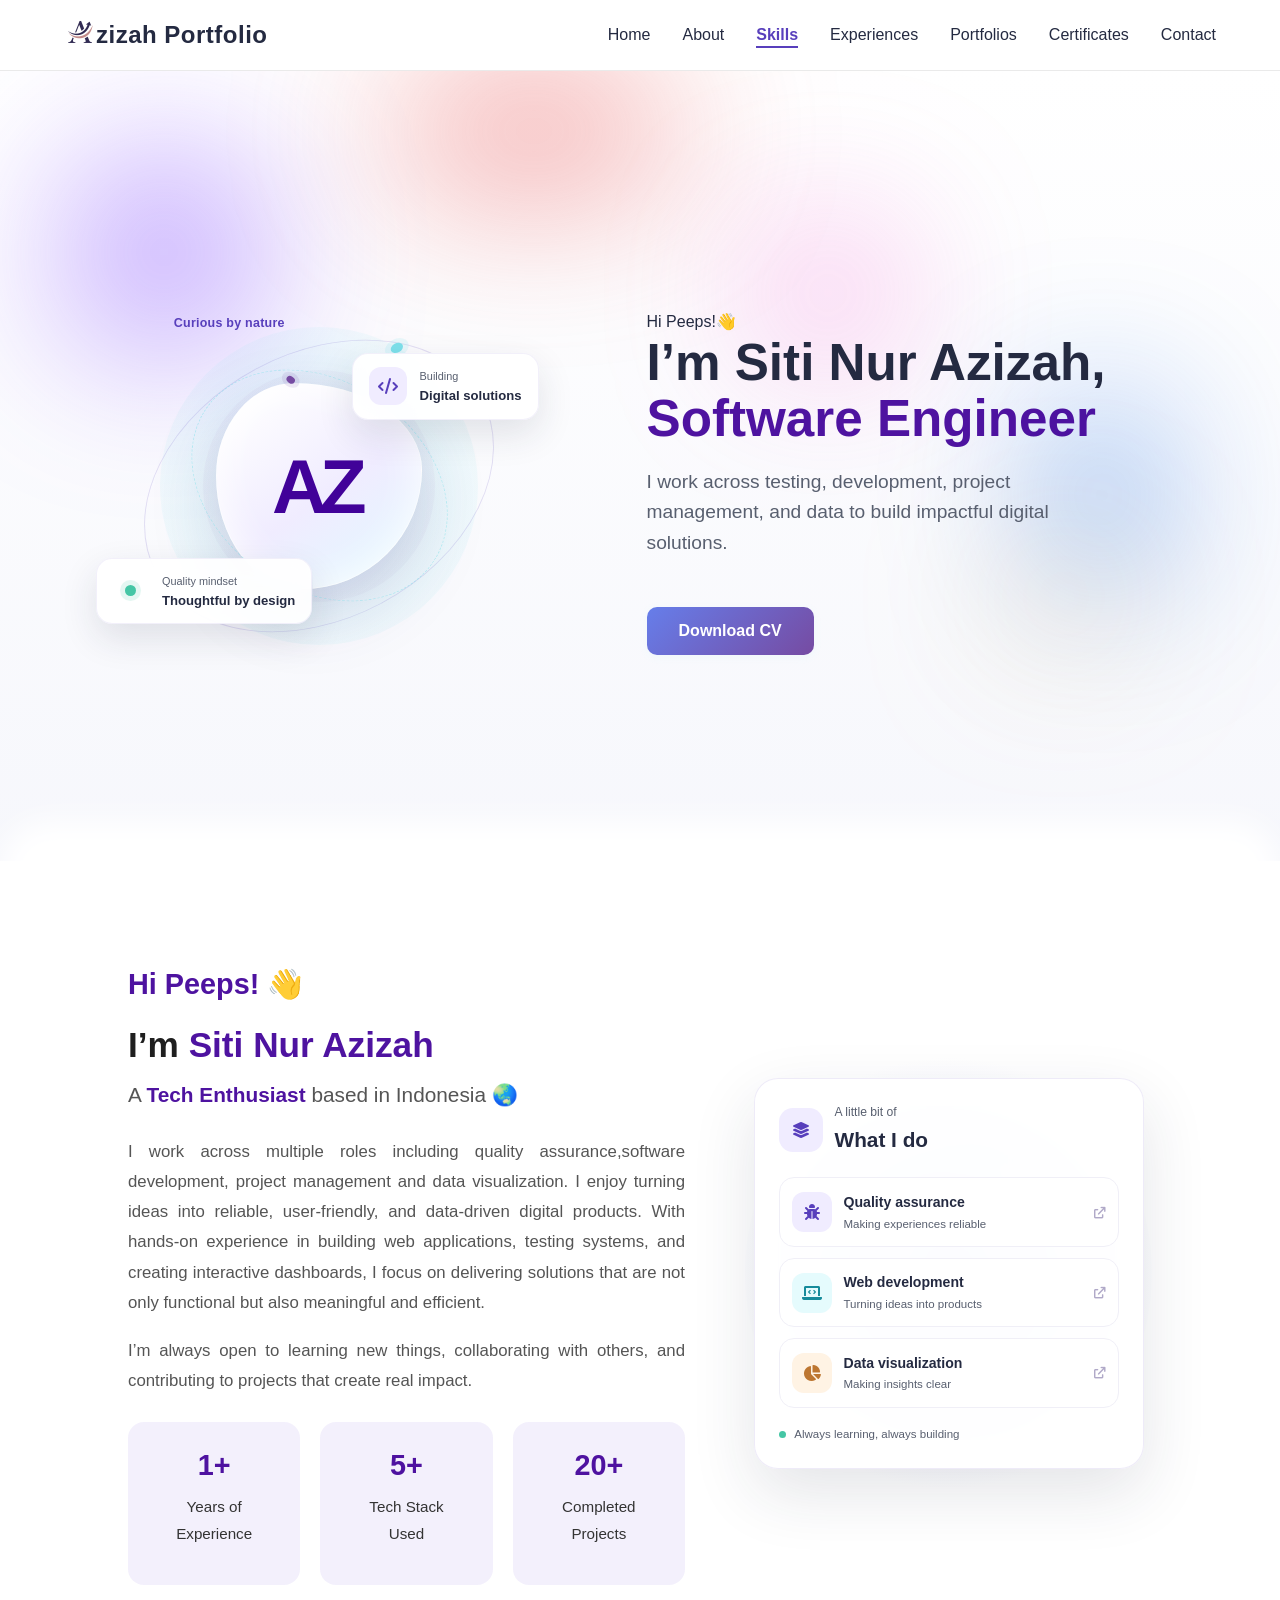
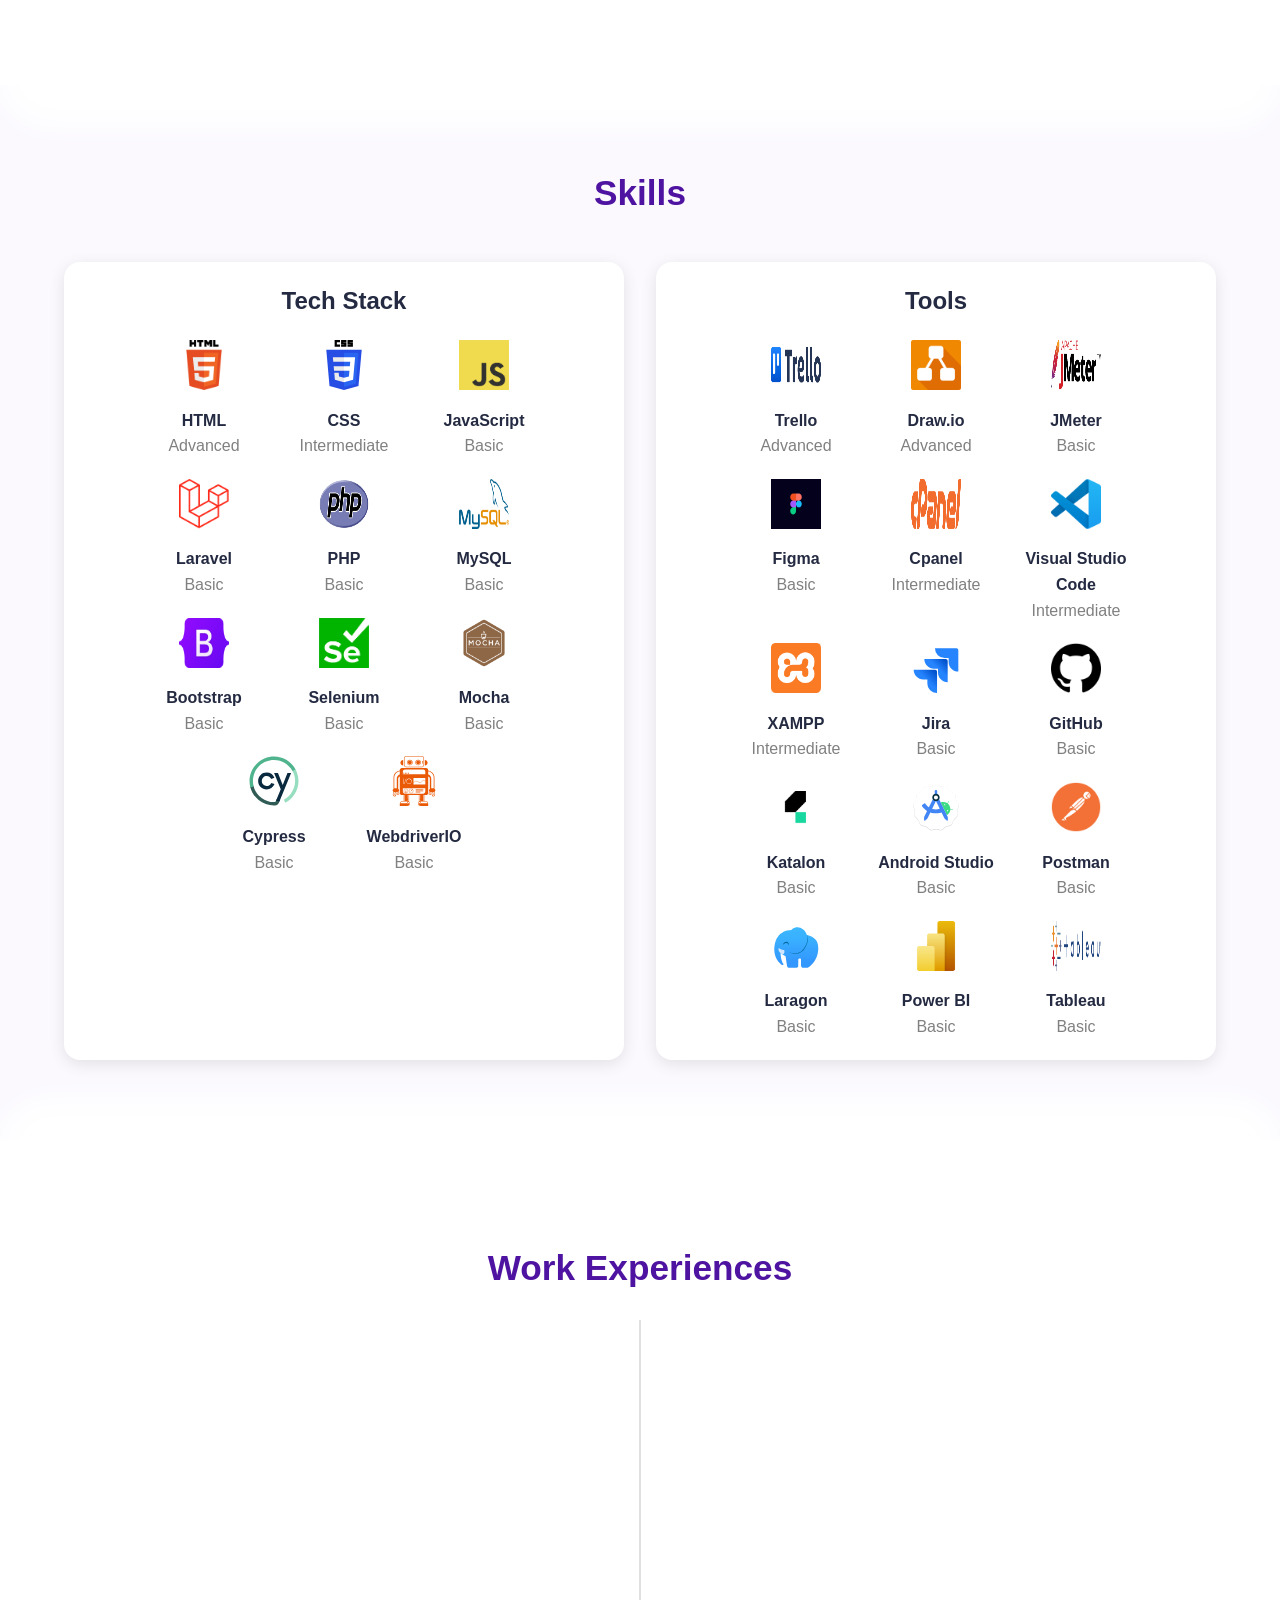
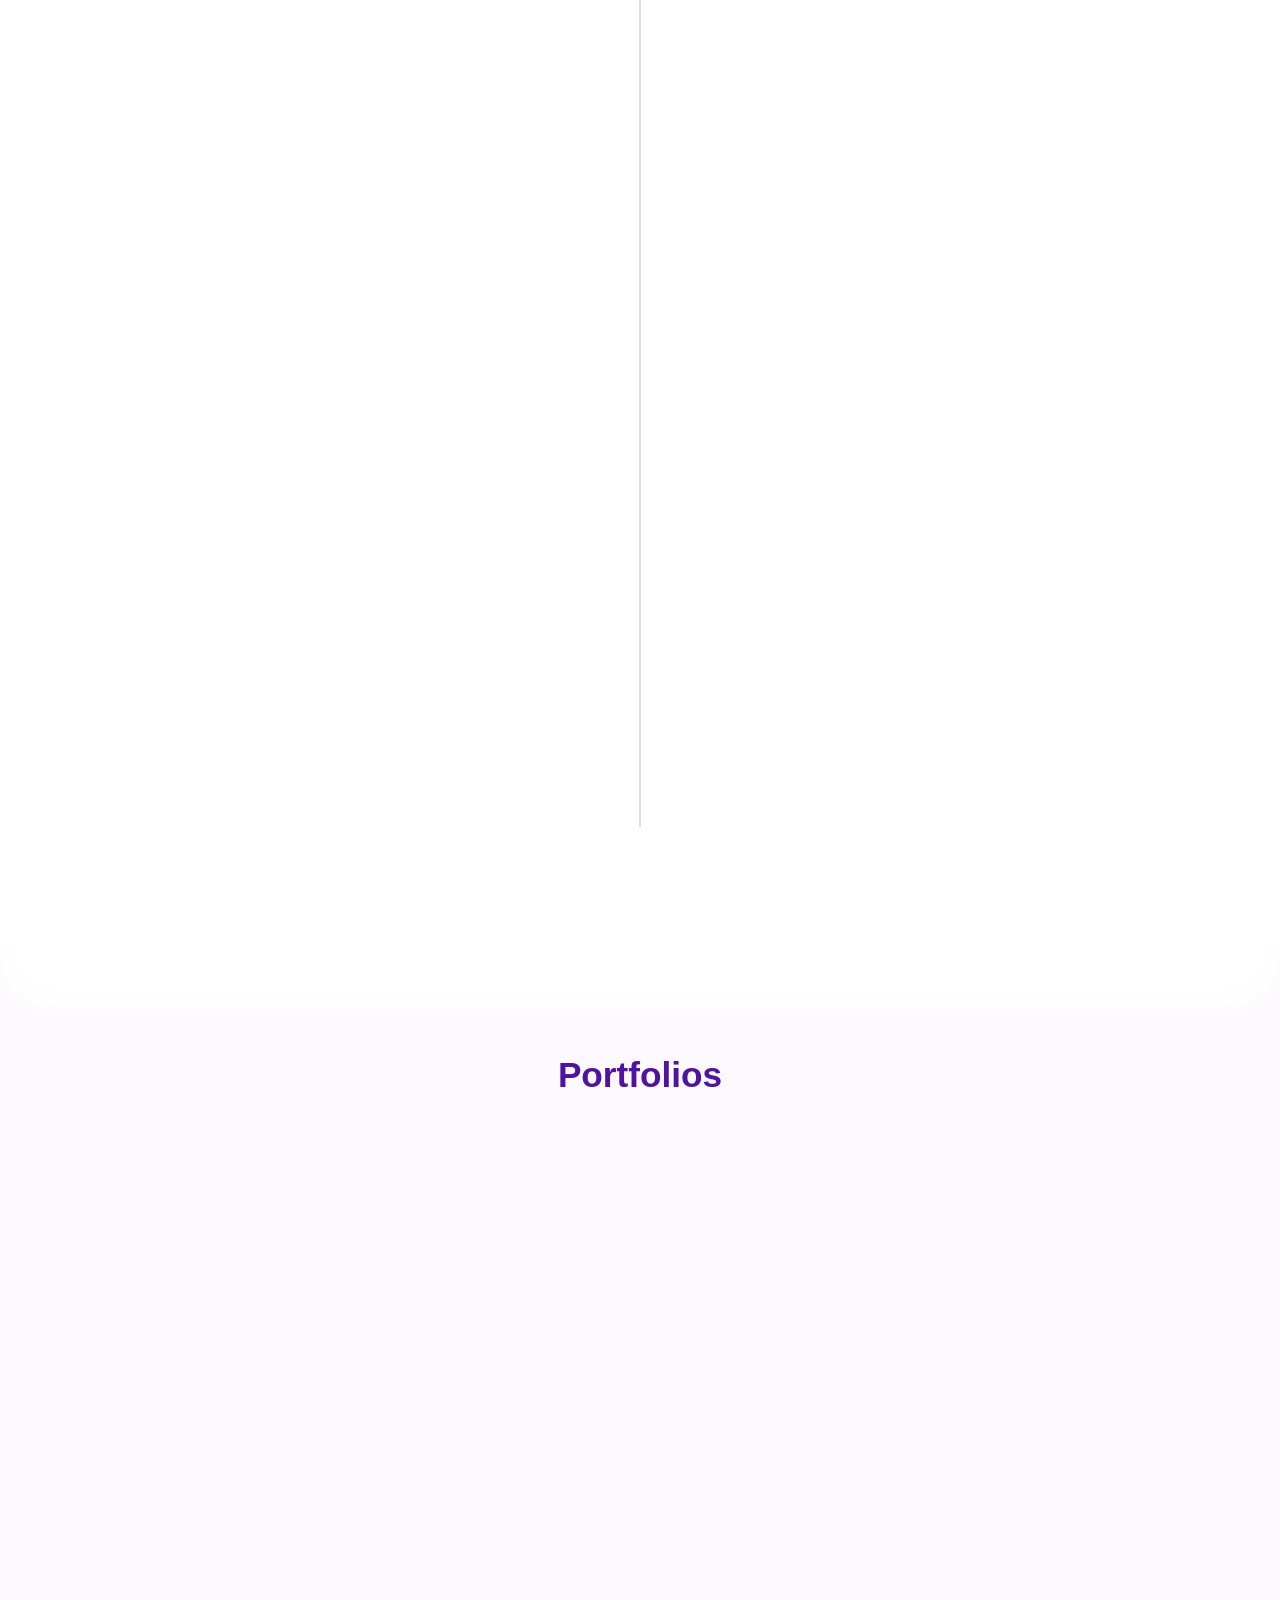
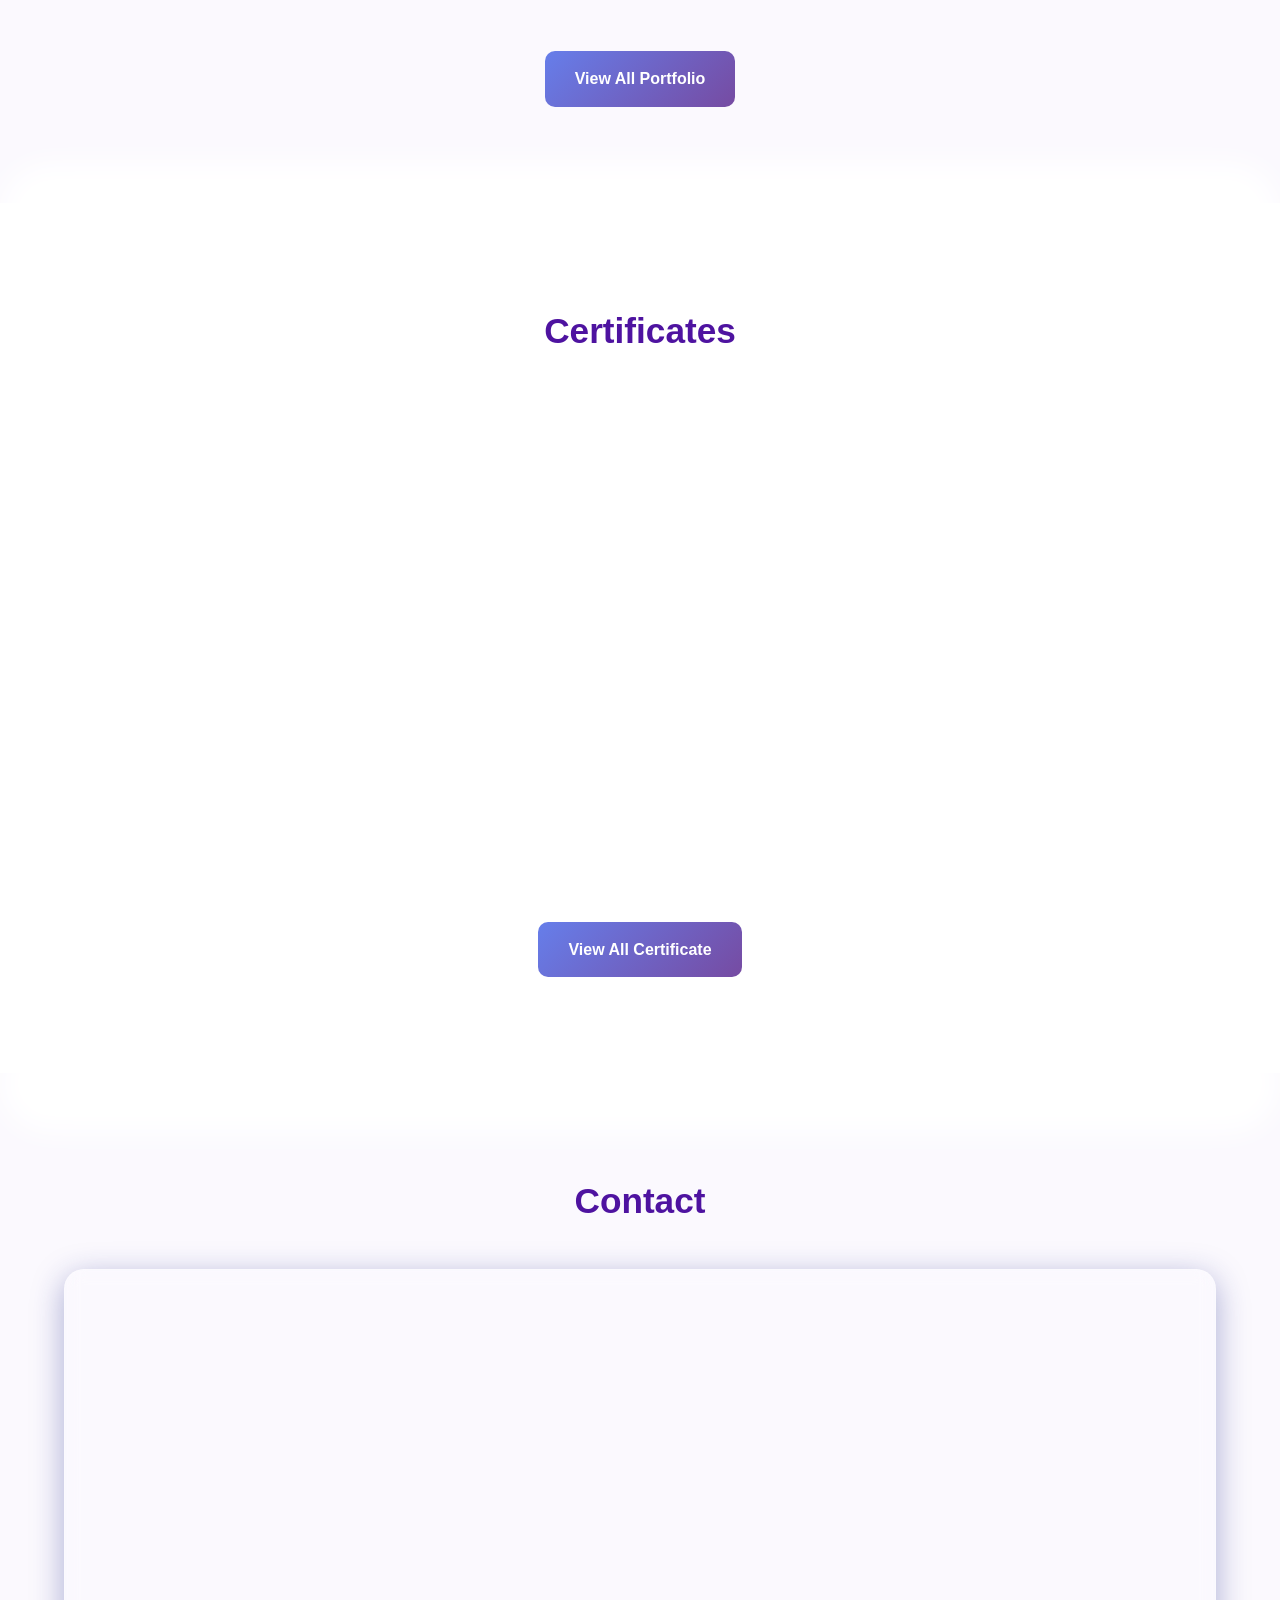
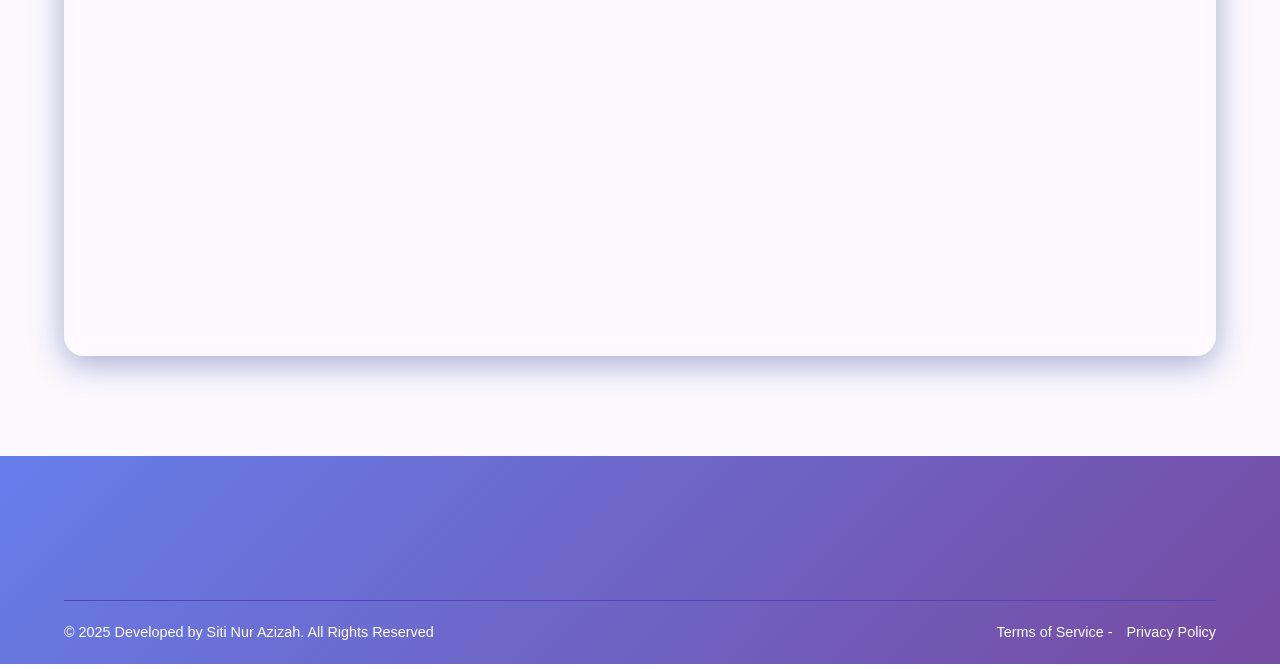
<file: index.html>
<!DOCTYPE html>
<html lang="en">
<head>
  <meta charset="UTF-8">
  <meta name="viewport" content="width=device-width, initial-scale=1.0">
  <title>Siti Nur Azizah | Portfolio</title>
  <link rel="icon" href="assets/img/favicon.png" type="image/png">
  <link rel="stylesheet" href="https://cdnjs.cloudflare.com/ajax/libs/font-awesome/6.0.0-beta3/css/all.min.css">
  <link rel="stylesheet" href="assets/css/style.css">
</head>
<body>
  <a class="skip-link" href="#main-content">Skip to content</a>
  <!-- NAVBAR -->
  <header class="main-header">
    <div class="container nav-container">
      <a class="logo" href="#home" aria-label="Azizah Portfolio home">
        <img src="assets/img/favicon.png" alt="" class="logo-image">
        zizah Portfolio
      </a>
      <!-- hamburger button for mobile -->
      <button class="hamburger" aria-label="Open navigation menu" aria-controls="main-navigation" aria-expanded="false" type="button">
        <span class="hamburger-box">
          <span class="hamburger-inner"></span>
        </span>
      </button>
      <nav id="main-navigation" aria-label="Main navigation">
        <ul class="nav-menu" id="primary-navigation">
          <li><a href="#home">Home</a></li>
          <li><a href="#about">About</a></li>
          <li><a href="#skills">Skills</a></li>
          <li><a href="#experiences">Experiences</a></li>
          <li><a href="#portfolio">Portfolios</a></li>
          <li><a href="#certificates">Certificates</a></li>
          <li><a href="#contact">Contact</a></li>
        </ul>
      </nav>
    </div>
  </header>

  <!-- HERO SECTION -->
<main id="main-content" tabindex="-1">
<section id="home" class="hero-section">
  <div class="container hero-flex">
    <div class="hero-right scroll-animate" data-animate-delay="0.06">
      <div class="hero-art" role="img" aria-label="Abstract orbit illustration with Siti Nur Azizah's initials and technology roles">
        <div class="hero-art-orbit hero-art-orbit-outer"></div>
        <div class="hero-art-orbit hero-art-orbit-inner"></div>
        <div class="hero-art-core"><span>AZ</span></div>
        <div class="hero-float-card hero-float-card-top">
          <span class="hero-float-icon"><i class="fas fa-code"></i></span>
          <span><small>Building</small><strong>Digital solutions</strong></span>
        </div>
        <div class="hero-float-card hero-float-card-bottom">
          <span class="hero-float-status"></span>
          <span><small>Quality mindset</small><strong>Thoughtful by design</strong></span>
        </div>
        <div class="hero-art-label"><i class="fas fa-sparkles"></i> Curious by nature</div>
      </div>
    </div>
    <div class="hero-left scroll-animate" data-animate-delay="0.00">
      <div class="hero-greeting">Hi Peeps!👋</div>
      <h1 class="hero-title">
        I’m Siti Nur Azizah,<br>
        <span class="hero-title-highlight">Software Engineer</span>
      </h1>
      <p class="hero-desc">I work across testing, development, project management, and data to build impactful digital solutions.</p>
      <a href="assets/pdf/CV_SITI NUR AZIZAH.pdf" class="btn btn-downloadcv" download>Download CV</a>
    </div>
  </div>
  <!-- Decorative shapes -->
  <div class="decor decor-ellipse1"></div>
  <div class="decor decor-ellipse2"></div>
  <div class="decor decor-ellipse3"></div>
  <div class="decor decor-ellipse4"></div>
  <div class="decor decor-ellipse5"></div>
</section>

<div class="section-transition"></div>

<!-- ABOUT SECTION -->
<section id="about" class="about">
  <div class="about-container">
    <div class="about-text scroll-animate">
      <h2>Hi Peeps! 👋</h2>
      <h3>I’m <span>Siti Nur Azizah</span></h3>
      <h4>A <span>Tech Enthusiast</span> based in Indonesia 🌏</h4>
      <p>
        I work across multiple roles including quality assurance,software development, project management
        and data visualization. I enjoy turning ideas into reliable, user-friendly, and data-driven digital products.
        With hands-on experience in building web applications, testing systems, and creating interactive dashboards, 
        I focus on delivering solutions that are not only functional but also meaningful and efficient.
      </p>
      <p>
        I’m always open to learning new things, collaborating with others, and contributing 
        to projects that create real impact.
      </p>

      <div class="about-stats">
        <div class="stat-box">
          <h3>1+</h3>
          <p>Years of Experience</p>
        </div>
        <div class="stat-box">
          <h3>5+</h3>
          <p>Tech Stack Used</p>
        </div>
        <div class="stat-box">
          <h3>20+</h3>
          <p>Completed Projects</p>
        </div>
      </div>
    </div>

    <div class="about-visual scroll-animate" role="img" aria-label="Overview of Siti Nur Azizah's focus areas: quality assurance, web development, and data visualization">
      <div class="about-visual-glow"></div>
      <div class="about-note">
        <div class="about-note-heading">
          <span class="about-note-icon"><i class="fas fa-layer-group"></i></span>
          <span><small>A little bit of</small><strong>What I do</strong></span>
          <span class="about-note-spark"><i class="fas fa-sparkles"></i></span>
        </div>
        <div class="about-roles">
          <div class="about-role">
            <span class="about-role-icon role-icon-purple"><i class="fas fa-bug"></i></span>
            <span class="about-role-copy"><strong>Quality assurance</strong><small>Making experiences reliable</small></span>
            <i class="fas fa-arrow-up-right-from-square about-role-arrow"></i>
          </div>
          <div class="about-role">
            <span class="about-role-icon role-icon-cyan"><i class="fas fa-laptop-code"></i></span>
            <span class="about-role-copy"><strong>Web development</strong><small>Turning ideas into products</small></span>
            <i class="fas fa-arrow-up-right-from-square about-role-arrow"></i>
          </div>
          <div class="about-role">
            <span class="about-role-icon role-icon-peach"><i class="fas fa-chart-pie"></i></span>
            <span class="about-role-copy"><strong>Data visualization</strong><small>Making insights clear</small></span>
            <i class="fas fa-arrow-up-right-from-square about-role-arrow"></i>
          </div>
        </div>
        <div class="about-note-footer"><span></span>Always learning, always building</div>
      </div>
      <div class="about-visual-orbit about-visual-orbit-one"></div>
      <div class="about-visual-orbit about-visual-orbit-two"></div>
    </div>
  </div>
</section>

<div class="section-transition"></div>

<!-- SKILLS SECTION -->
<section id="skills" class="skills-section">
  <div class="container">
    <h1 class="section-title">Skills</h1>
    <div class="skills-box-container">
      <!-- Skills Box 1: Tech Stack -->
      <div class="skills-box scroll-animate">
        <h3>Tech Stack</h3>
        <div class="skills-container">
          <div class="skill">
            <img src="assets/icons/html.png" alt="HTML">
            <div class="skill-name">HTML</div>
            <div class="skill-level">Advanced</div>
            <div class="tooltip">HTML is the standard markup language for creating web pages.</div>
          </div>
          <div class="skill">
            <img src="assets/icons/css.svg" alt="CSS">
            <div class="skill-name">CSS</div>
            <div class="skill-level">Intermediate</div>
            <div class="tooltip">CSS is used to style and layout web pages.</div>
          </div>
          <div class="skill">
            <img src="assets/icons/js.png" alt="JavaScript">
            <div class="skill-name">JavaScript</div>
            <div class="skill-level">Basic</div>
            <div class="tooltip">JavaScript is a programming language that enables interactive web pages.</div>
          </div>
          <div class="skill">
            <img src="assets/icons/laravel.png" alt="Laravel">
            <div class="skill-name">Laravel</div>
            <div class="skill-level">Basic</div>
            <div class="tooltip">Laravel is a popular PHP framework for building web applications.</div>
          </div>
          <div class="skill">
            <img src="assets/icons/php.png" alt="PHP">
            <div class="skill-name">PHP</div>
            <div class="skill-level">Basic</div>
            <div class="tooltip">PHP is a server-side scripting language used for web development.</div>
          </div>
          <div class="skill">
            <img src="assets/icons/mysql.png" alt="MySQL">
            <div class="skill-name">MySQL</div>
            <div class="skill-level">Basic</div>
            <div class="tooltip">MySQL is a popular open-source relational database management system.</div>
          </div>
          <div class="skill">
            <img src="assets/icons/bootstrap.png" alt="Bootstrap">
            <div class="skill-name">Bootstrap</div>
            <div class="skill-level">Basic</div>
            <div class="tooltip">Bootstrap is a popular CSS framework for responsive and mobile-friendly web design.</div>
          </div>
          <div class="skill">  
            <img src="assets/icons/selenium.png" alt="Selenium">
            <div class="skill-name">Selenium</div>
            <div class="skill-level">Basic</div>
            <div class="tooltip">Web automation testing framework.</div>
          </div>
          <div class="skill">
            <img src="assets/icons/mocha.png" alt="Mocha">
            <div class="skill-name">Mocha</div>
            <div class="skill-level">Basic</div>
            <div class="tooltip">Mocha is a feature-rich JavaScript test framework running on Node.js and the browser.</div>
          </div>
          <div class="skill">
            <img src="assets/icons/cypress.svg" alt="Cypress">
            <div class="skill-name">Cypress</div>
            <div class="skill-level">Basic</div>
            <div class="tooltip">Cypress is an end-to-end testing framework for web applications.</div> 
          </div>
          <div class="skill">
            <img src="assets/icons/webdriverio.svg" alt="WebdriverIO">
            <div class="skill-name">WebdriverIO</div>
            <div class="skill-level">Basic</div>
            <div class="tooltip">WebdriverIO is a Node.js-based end-to-end testing framework for web applications.</div>
          </div>
        </div>
      </div>
      <!-- Skills Box 2: Tools -->
       <div class="skills-box scroll-animate">
        <h3>Tools</h3>
        <div class="skills-container">
          <div class="skill">
            <img src="assets/icons/trello.png" alt="Trello">
            <div class="skill-name">Trello</div>
            <div class="skill-level">Advanced</div>
            <div class="tooltip">Trello is a collaborative project management tool.</div>
          </div>
          <div class="skill">
            <img src="assets/icons/drawio.png" alt="Draw.io">
            <div class="skill-name">Draw.io</div>
            <div class="skill-level">Advanced</div>
            <div class="tooltip">Draw.io is a free online diagramming tool.</div>
          </div>
          <div class="skill">
            <img src="assets/icons/Apache_JMeter.png" alt="JMeter">
            <div class="skill-name">JMeter</div>
            <div class="skill-level">Basic</div>
            <div class="tooltip">JMeter is a performance testing tool.</div>
          </div>
          <div class="skill">
            <img src="assets/icons/figma.png" alt="Figma">
            <div class="skill-name">Figma</div>
            <div class="skill-level">Basic</div>
            <div class="tooltip">Figma is a collaborative interface design tool.</div>
          </div>
          <div class="skill">
            <img src="assets/icons/cpanel.png" alt="Cpanel">
            <div class="skill-name">Cpanel</div>
            <div class="skill-level">Intermediate</div>
            <div class="tooltip">Cpanel is a control panel for managing web hosting services.</div>
          </div>
          <div class="skill">
            <img src="assets/icons/vscode.png" alt="VS Code">
            <div class="skill-name">Visual Studio Code</div>
            <div class="skill-level">Intermediate</div>
            <div class="tooltip">Visual Studio Code is a code editor by Microsoft.</div>
          </div>
          <div class="skill">
            <img src="assets/icons/xampp.png" alt="XAMPP">
            <div class="skill-name">XAMPP</div>
            <div class="skill-level">Intermediate</div>
            <div class="tooltip">XAMPP is a free and open-source web development environment.</div>
          </div>
          <div class="skill">
            <img src="assets/icons/jira.svg" alt="Jira">
            <div class="skill-name">Jira</div>
            <div class="skill-level">Basic</div>
            <div class="tooltip">Jira is a popular project management tool.</div>
          </div>
          <div class="skill">
            <img src="assets/icons/github.png" alt="GitHub">
            <div class="skill-name">GitHub</div>
            <div class="skill-level">Basic</div>
            <div class="tooltip">GitHub is a web-based hosting service for version control using Git.</div>
          </div>
          <div class="skill">
            <img src="assets/icons/Katalon.png" alt="Katalon">
            <div class="skill-name">Katalon</div>
            <div class="skill-level">Basic</div>
            <div class="tooltip">Katalon is a test automation tool for web and mobile applications.</div>
          </div>
          <div class="skill">
            <img src="assets/icons/android_studio.svg" alt="Android Studio">
            <div class="skill-name">Android Studio</div>
            <div class="skill-level">Basic</div>
            <div class="tooltip">Android Studio is the official IDE for Android development.</div>
          </div>
          <div class="skill">
            <img src="assets/icons/Postman.png" alt="Postman">
            <div class="skill-name">Postman</div>
            <div class="skill-level">Basic</div>
            <div class="tooltip">Postman is a powerful API testing tool.</div>
          </div>
          <div class="skill">
            <img src="assets/icons/laragon.svg" alt="Laragon">
            <div class="skill-name">Laragon</div>
            <div class="skill-level">Basic</div>
            <div class="tooltip">Laragon is a free and open-source web development environment.</div>
          </div>
          <div class="skill">
            <img src="assets/icons/powerbi.png" alt="PowerBI">
            <div class="skill-name">Power BI</div>
            <div class="skill-level">Basic</div>
            <div class="tooltip">Power BI is a data visualization tool.</div>
          </div>
          <div class="skill">
            <img src="assets/icons/Tableau_Logo.png" alt="Tableau">
            <div class="skill-name">Tableau</div>
            <div class="skill-level">Basic</div>
            <div class="tooltip">Tableau is a data visualization and business intelligence tool.</div>
          </div>
        </div>
      </div>
    </div>
  </div>
</section>

<div class="section-transition"></div>

  <!-- EXPERIENCES SECTION -->
  <section id="experiences" class="experiences-section">
    <div class="container">
      <div class="experiences-content">
      <h1> Work Experiences</h1>
        <div class="experience-item scroll-animate">
          <h2>IT & Digital Transformation</h2>
          <h3>PT. Garuda Indonesia (Persero) Tbk. | Internship</h3>
          <span class="experience-duration">Nov 2025 - May 2026</span>
        </div>
        <div class="experience-item scroll-animate">
          <h2>Software Engineer</h2>
          <h3>LLDIKTI Wilayah II | Academic Research</h3>
          <span class="experience-duration">Jul 2024 - Mar 2025</span>
        </div>
        <div class="experience-item scroll-animate">
          <h2>Web Developer</h2>
          <h3>LLDIKTI Wilayah II | Internship</h3>
          <span class="experience-duration">Feb 2024 - Jun 2025</span>
        </div>
        <div class="experience-item scroll-animate">
          <h2>Cloud Computing Cohort</h2>
          <h3>Bangkit Academy led by Google, Goto, Traveloka | Study Independent</h3>
          <span class="experience-duration">Aug 2023 - Jan 2024</span>
        </div>
        <div class="experience-item scroll-animate">
          <h2>Treasurer & Assistant Lab</h2>
          <h3>Lab.Tekdig Unila | Contract</h3>
          <span class="experience-duration">Dec 2022 - Jul 2025</span>
        </div>
        <div class="experience-item scroll-animate">
          <h2>Staff of Department Bangtek</h2>
          <h3>Himatro Unila | Organization</h3>
          <span class="experience-duration">May 2022 - Dec 2023</span>
        </div>
      </div>
    </div>
  </section>

  <div class="section-transition"></div>

  <!-- PORTFOLIO SECTION -->
  <section id="portfolio" class="section portfolio-section">
    <div class="container">
      <h1 class="section-title">Portfolios</h1>
      <div class="portfolio-list">
          <div class="portfolio-card scroll-animate">
          <img src="assets/img/allure_report.png" alt="Mobile Testing">
          <div class="portfolio-content">
            <h3>Mobile Testing WebdriverIO with Appium</h3>
            <div class="portfolio-tags">
              <img src="assets/icons/appium.png" alt="Appium Inspector" class="tech-icon" title="Appium Inspector">
              <img src="assets/icons/Typescript.png" alt="Typescript" class="tech-icon" title="Typescript">
              <img src="assets/icons/android_studio.svg" alt="Android Studio" class="tech-icon" title="Android Studio">
              <img src="assets/icons/Azul_systems_logo.png" alt="Azul Zulu" class="tech-icon" title="Azul Zulu">
            </div>
            <p>Mobile Testing WebdriverIO with Appium</p>
            <a href="https://github.com/azizeeey/webdriverio.git" class="btn btn-case">Show</a>
          </div>
        </div>
        <div class="portfolio-card scroll-animate">
          <img src="assets/img/material_sales.png" alt="Material Sales Dashboard">
          <div class="portfolio-content">
            <h3>Material Sales Analysis Dashboard</h3>
            <div class="portfolio-tags">
              <img src="assets/icons/Tableau_Logo.png" alt="Tableau" class="tech-icon" title="Tableau">
            </div>
            <p>Dashboard analisis penjualan bahan baku untuk perusahaan</p>
            <a href="https://public.tableau.com/app/profile/siti.nur.azizah7163/viz/DashboardPerformanceInsight/Dashboard" class="btn btn-case">Show</a>
          </div>
        </div>
        <div class="portfolio-card scroll-animate">
          <img src="assets/img/project1.png" alt="SIM KIP LLDIKTI Wilayah II">
          <div class="portfolio-content">
            <h3>SIM KIP : LLDIKTI Wilayah II</h3>
            <div class="portfolio-tags">
              <img src="assets/icons/html.png" alt="HTML" class="tech-icon" title="HTML">
              <img src="assets/icons/css.svg" alt="CSS" class="tech-icon" title="CSS">
              <img src="assets/icons/js.png" alt="JavaScript" class="tech-icon" title="JavaScript">
              <img src="assets/icons/laravel.png" alt="Laravel" class="tech-icon" title="Laravel">
              <img src="assets/icons/php.png" alt="PHP" class="tech-icon" title="PHP">
              <img src="assets/icons/mysql.png" alt="MySQL" class="tech-icon" title="MySQL">
              <img src="assets/icons/bootstrap.png" alt="Bootstrap" class="tech-icon" title="Bootstrap">
            </div>
            <p>SIM KIP adalah sistem pengelolaan KIP Kuliah di LLDIKTI Wilayah II</p>
            <a href="https://kipkuliahlldikti2.web.id" class="btn btn-case">Show</a>
          </div>
        </div>
      </div>
      <a href="portfolios.html" class="btn btn-view-all">View All Portfolio</a>
    </div>
  </section>

  <div class="section-transition"></div>

  <!-- CERTIFICATES SECTION -->
  <section id="certificates" class="section certificates-section">
    <div class="container">
      <h1 class="section-title">Certificates</h1>
      <div class="certificates-list">
        <div class="certificate-item scroll-animate">
          <img src="assets/img/junior_wp.jpeg" alt="Certificate BNSP">
          <div class="certificate-content">
            <h3>Junior Web Programmer Certified</h3>
            <p>Issuer: BNSP | LSP Media Informatika</p>
            <p>Date: 2025-12-10</p>
            <a href="https://drive.google.com/file/d/1JOaFdUzb10hpZoAfdjaEy6LeXMQm-xcM/view?usp=drive_link" class="btn btn-details">Detail</a>
          </div>
        </div>
        <div class="certificate-item scroll-animate">
          <img src="assets/certificate/qa-digitalskola.png" alt="Certificate QA Engineer Digital Skola">
          <div class="certificate-content">
            <h3>QA Engineer : Basic Automation & Testing</h3>
            <p>Issuer: Digital Skola</p>
            <p>Date: 2026-01-20</p>
            <a href="https://drive.google.com/file/d/1z8UcN2s0prCUXN9C6G-8U88UVpEFrnah/view?usp=drive_link" class="btn btn-details">Detail</a>
          </div>
        </div>
        <div class="certificate-item scroll-animate">
          <img src="assets/certificate/digitalent/Sertifikat_SITI NUR AZIZAH_Intermediate Project Management_page-0001.jpg" alt="Certificate Intermediate Project Management">
          <div class="certificate-content">
            <h3>Intermediate Project Management</h3>
            <p>Issuer: Digital Talent Komdigi | Google</p>
            <p>Date: 2025-12-7</p>
            <a href="https://drive.google.com/file/d/10YSzjXgWa-tYG448Yy-HX4xfs2_2fdeM/view?usp=drive_link" class="btn btn-details">Detail</a>
          </div>
        </div>
      </div>
      <a href="certificates.html" class="btn btn-view-all">View All Certificate</a>
    </div>
  </section>

  <div class="section-transition"></div>

  <!-- CONTACT SECTION -->
  <section id="contact" class="contact-section">
    <div class="container">
      <h1 class="section-title">Contact</h1>
      <div class="contact-card">
        <div class="contact-left scroll-animate">
          <div class="contact-header">
            <h2>Get in touch</h2>
            <p>If you have any questions or would like to work together, feel free to reach out!</p>
          </div>
          <div class="contact-info">
            <div class="contact-info-item">
              <i class="fas fa-phone"></i>
              <span>+62812-6357-6330</span>
            </div>
            <div class="contact-info-item">
              <i class="fas fa-envelope"></i>
              <span>sitinurazizahhh18@gmail.com</span>
            </div>
          </div>
          <div class="contact-decoration">
            <img src="assets/img/fotocontact.png" alt="Character" class="contact-character">
            <div class="planet"></div>
          </div>
        </div>
        <div class="contact-right scroll-animate">
          <h2>Send me a message</h2>
          <form name="contact" method="POST" data-netlify="true">
            <div class="form-group">
              <label for="contact-name">Name</label>
              <input id="contact-name" type="text" name="name" placeholder="Your name" autocomplete="name" required>
            </div>
            <div class="form-group">
              <label for="contact-email">Email address</label>
              <input id="contact-email" type="email" name="email" placeholder="you@example.com" autocomplete="email" required>
            </div>
            <div class="form-group">
              <label for="contact-subject">Subject</label>
              <input id="contact-subject" type="text" name="subject" placeholder="What would you like to discuss?" required>
            </div>
            <div class="form-group">
              <label for="contact-message">Message</label>
              <textarea id="contact-message" name="message" placeholder="Write your message here" rows="5" required></textarea>
            </div>
            <button type="submit" class="btn btn-send">Send message</button>
          </form>
        </div>
      </div>
    </div>
  </section>

  </main>

  <!-- FOOTER -->
  <footer class="footer">
    <div class="container">
      <div class="footer-nav scroll-animate">
        <a href="#home"><i class="fas fa-home"></i> Home</a>
        <a href="#about"><i class="fas fa-user"></i> About</a>
        <a href="#skills"><i class="fas fa-cog"></i> Skills</a>
        <a href="#experiences"><i class="fas fa-briefcase"></i> Experiences</a>
        <a href="#portfolio"><i class="fas fa-folder-open"></i> Portfolios</a>
        <a href="#certificates"><i class="fas fa-certificate"></i> Certificates</a>
        <a href="#contact"><i class="fas fa-envelope"></i> Contact</a>
      </div>
      <div class="footer-social scroll-animate">
        <a href="https://www.instagram.com/azizeeey/" target="_blank"><i class="fab fa-instagram"></i></a>
        <a href="https://www.linkedin.com/in/azizeeey/" target="_blank"><i class="fab fa-linkedin-in"></i></a>
        <a href="https://www.tiktok.com/@sinazizey" target="_blank"><i class="fab fa-tiktok"></i></a>
        <a href="https://github.com/azizeeey" target="_blank"><i class="fab fa-github"></i></a>
      </div>
      <div class="footer-bottom">
        <p>&copy; 2025 Developed by Siti Nur Azizah. All Rights Reserved</p>
        <div class="footer-links">
          <a href="#">Terms of Service</a> - <a href="#">Privacy Policy</a>
        </div>
      </div>
    </div>
  </footer>
  <script src="assets/js/script.js"></script>
</body>
</html>
</file>
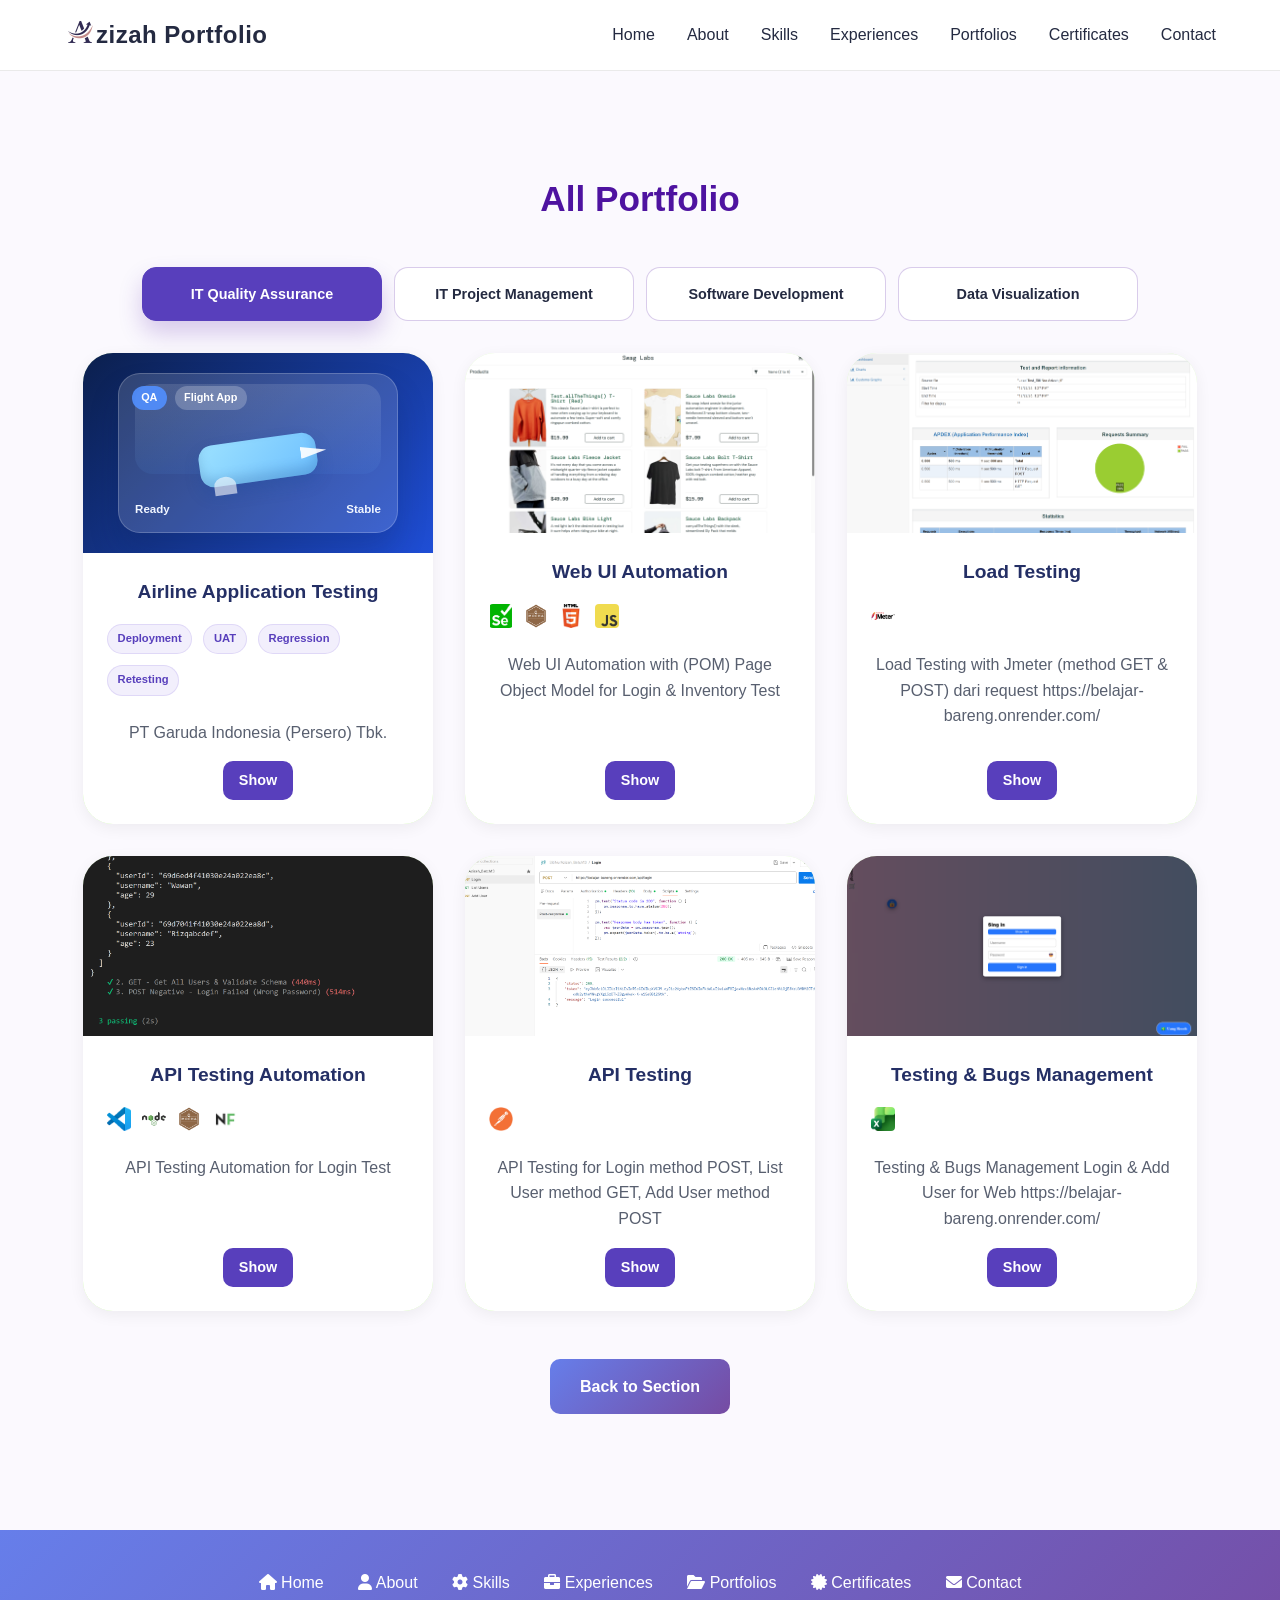
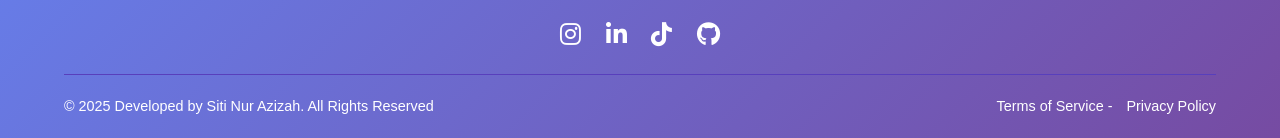
<file: portfolios.html>
<!DOCTYPE html>
<html lang="en">
<head>
  <meta charset="UTF-8">
  <meta name="viewport" content="width=device-width, initial-scale=1.0">
  <title>All Portfolio | Siti Nur Azizah</title>
  <link rel="icon" href="assets/img/favicon.png" type="image/png">
  <link rel="stylesheet" href="https://cdnjs.cloudflare.com/ajax/libs/font-awesome/6.0.0-beta3/css/all.min.css">
  <link rel="stylesheet" href="assets/css/style.css">
</head>
<body>
  <header class="main-header">
    <div class="container nav-container">
      <div class="logo">
        <img src="assets/img/favicon.png" alt="Logo" class="logo-image">
        zizah Portfolio
      </div>
      <!-- hamburger button for mobile -->
      <button class="hamburger" aria-label="Toggle navigation" aria-expanded="false" type="button">
        <span class="hamburger-box">
          <span class="hamburger-inner"></span>
        </span>
      </button>
      <nav>
        <ul class="nav-menu">
          <li><a href="index.html#home">Home</a></li>
          <li><a href="index.html#about">About</a></li>
          <li><a href="index.html#skills">Skills</a></li>
          <li><a href="index.html#experiences">Experiences</a></li>
          <li><a href="index.html#portfolio" class="active">Portfolios</a></li>
          <li><a href="certificates.html">Certificates</a></li>
          <li><a href="index.html#contact">Contact</a></li>
        </ul>
      </nav>
    </div>
  </header>

  <section id="all-portfolio" class="section portfolio-section">
    <div class="container">
      <h1 class="section-title scroll-animate">All Portfolio</h1>

      <div class="portfolio-role-tabs scroll-animate" role="tablist" aria-label="Portfolio roles">
        <button type="button" class="role-tab active" data-role="it-quality-assurance" role="tab" aria-selected="true">IT Quality Assurance</button>
        <button type="button" class="role-tab" data-role="it-project-management" role="tab" aria-selected="false">IT Project Management</button>
        <button type="button" class="role-tab" data-role="software-development" role="tab" aria-selected="false">Software Development</button>
        <button type="button" class="role-tab" data-role="data-visualization" role="tab" aria-selected="false">Data Visualization</button>
      </div>

      <div class="portfolio-empty">No portfolio found for this role.</div>
      <div class="portfolio-list">
        <!-- All portfolio -->
          <div class="portfolio-card scroll-animate" data-role="it-quality-assurance">
            <div class="portfolio-visual airline-qa">
              <div class="airline-screen">
                <div class="screen-topbar">
                  <span class="screen-pill">QA</span>
                  <span class="screen-pill alt">Flight App</span>
                </div>
                <div class="screen-plane"></div>
                <div class="screen-metrics">
                  <span>Ready</span>
                  <span>Stable</span>
                </div>
              </div>
            </div>
            <div class="portfolio-content">
              <h3>Airline Application Testing</h3>
              <div class="portfolio-tags">
                <span class="tech-pill">Deployment</span>
                <span class="tech-pill">UAT</span>
                <span class="tech-pill">Regression</span>
                <span class="tech-pill">Retesting</span>
              </div>
              <p>PT Garuda Indonesia (Persero) Tbk.</p>
              <a href="https://drive.google.com/file/d/1PR54YSOR9rLits2FnLgT6obLUF51Ui58/view?usp=sharing" class="btn btn-case">Show</a>
            </div>
          </div>
        <div class="portfolio-card scroll-animate" data-role="data-visualization">
          <img src="assets/img/material_sales.png" alt="Material Sales Dashboard">
          <div class="portfolio-content">
            <h3>Material Sales Analysis Dashboard</h3>
            <div class="portfolio-tags">
              <img src="assets/icons/Tableau_Logo.png" alt="Tableau" class="tech-icon" title="Tableau">
            </div>
            <p>Dashboard analisis penjualan bahan baku untuk perusahaan</p>
            <a href="https://public.tableau.com/app/profile/siti.nur.azizah7163/viz/DashboardPerformanceInsight/Dashboard" class="btn btn-case">Show</a>
          </div>
        </div>
        <div class="portfolio-card scroll-animate" data-role="it-project-management">
          <div class="portfolio-visual airline-pm">
            <div class="airline-badge">PT Garuda Indonesia</div>
            <div class="pm-window">
              <div class="pm-header-row">
                <span class="pm-dot dot-red"></span>
                <span class="pm-dot dot-yellow"></span>
                <span class="pm-dot dot-green"></span>
              </div>
              <div class="pm-body">
                <div class="pm-line short"></div>
                <div class="pm-line medium"></div>
                <div class="pm-line long"></div>
                <div class="pm-panel">
                  <span>Project</span>
                  <strong>Airline IT</strong>
                </div>
              </div>
            </div>
          </div>
          <div class="portfolio-content">
            <h3>Airline IT Project Management</h3>
            <div class="portfolio-tags">
              <span class="tech-pill">Roadmap</span>
              <span class="tech-pill">Planning</span>
              <span class="tech-pill">Stakeholder</span>
            </div>
            <p>PT Garuda Indonesia (Persero) Tbk.</p>
            <a href="https://drive.google.com/file/d/1qZ7h7oAsbtuD1numovJmOFy0QIr0HzjR/view?usp=sharing" class="btn btn-case">Show</a>
          </div>
        </div>
        <div class="portfolio-card scroll-animate" data-role="it-quality-assurance">
          <img src="assets/img/webui.png" alt="Web UI Automation">
          <div class="portfolio-content">
            <h3>Web UI Automation</h3>
            <div class="portfolio-tags">
              <img src="assets/icons/selenium.png" alt="Selenium" class="tech-icon" title="Selenium">
              <img src="assets/icons/mocha.png" alt="Mocha Framework" class="tech-icon" title="Mocha Framework">
              <img src="assets/icons/html.png" alt="HTML" class="tech-icon" title="HTML">
              <img src="assets/icons/js.png" alt="JavaScript" class="tech-icon" title="JavaScript">                
            </div>
            <p>Web UI Automation with (POM) Page Object Model for Login & Inventory Test</p>
            <a href="https://github.com/azizeeey/WebUIAutomation2" class="btn btn-case">Show</a>
          </div>
        </div>
        <div class="portfolio-card scroll-animate" data-role="it-quality-assurance">
          <img src="assets/img/Load_Test.png" alt="Load Testing">
          <div class="portfolio-content">
            <h3>Load Testing</h3>
            <div class="portfolio-tags">
              <img src="assets/icons/Apache_JMeter.png" alt="Apache Jmeter" class="tech-icon" title="Apache Jmeter">
            </div>
            <p>Load Testing with Jmeter (method GET & POST) dari request  https://belajar-bareng.onrender.com/ </p>
            <a href="https://drive.google.com/file/d/15Du_eyBsrfjk9h6V6UxUw1pyaJf0bni9/view" class="btn btn-case">Show</a>
          </div>
        </div>
        <div class="portfolio-card scroll-animate" data-role="it-quality-assurance">
          <img src="assets/img/API_Automation.png" alt="API Testing Automation">
          <div class="portfolio-content">
            <h3>API Testing Automation</h3>
            <div class="portfolio-tags">
              <img src="assets/icons/vscode.png" alt="Vscode" class="tech-icon" title="Vscode">
              <img src="assets/icons/nodejs.svg" alt="NodeJS" class="tech-icon" title="NodeJS">
              <img src="assets/icons/mocha.png" alt="Mocha" class="tech-icon" title="Mocha">
              <img src="assets/icons/nodefetch.png" alt="Node Fetch" class="tech-icon" title="Node Fetch">
            </div>
            <p>API Testing Automation for Login Test</p>
            <a href="https://github.com/azizeeey/APIAutomation_LoginTest.git" class="btn btn-case">Show</a>
          </div>
        </div>
        <div class="portfolio-card scroll-animate" data-role="it-quality-assurance">
          <img src="assets/img/API_Testing.png" alt="API Testing">
          <div class="portfolio-content">
            <h3>API Testing</h3>
            <div class="portfolio-tags">
              <img src="assets/icons/Postman.png" alt="Postman" class="tech-icon" title="Postman">
            </div>
            <p>API Testing for Login method POST, List User method GET, Add User method POST</p>
            <a href="https://drive.google.com/file/d/1Dg4HnEqEu1MtjTcV74T4AQ_qKkbBXU6L/view?usp=sharing" class="btn btn-case">Show</a>
          </div>
        </div>
        <div class="portfolio-card scroll-animate" data-role="it-quality-assurance">
          <img src="assets/img/onrender.png" alt="Testing & Bugs Management">
          <div class="portfolio-content">
            <h3>Testing & Bugs Management</h3>
            <div class="portfolio-tags">
              <img src="assets/icons/excel.png" alt="Excel" class="tech-icon" title="Excel">
            </div>
            <p>Testing & Bugs Management Login & Add User for Web https://belajar-bareng.onrender.com/</p>
            <a href="https://drive.google.com/drive/folders/1cFZyBidCYqwL0lsuBf3sMi8OCILLBW87?usp=drive_link" class="btn btn-case">Show</a>
          </div>
        </div>
        <div class="portfolio-card scroll-animate" data-role="software-development">
          <img src="assets/img/project1.png" alt="SIM KIP LLDIKTI Wilayah II">
          <div class="portfolio-content">
            <h3>SIM KIP : LLDIKTI Wilayah II</h3>
            <div class="portfolio-tags">
              <img src="assets/icons/html.png" alt="HTML" class="tech-icon" title="HTML">
              <img src="assets/icons/css.svg" alt="CSS" class="tech-icon" title="CSS">
              <img src="assets/icons/js.png" alt="JavaScript" class="tech-icon" title="JavaScript">
              <img src="assets/icons/php.png" alt="PHP" class="tech-icon" title="PHP">
              <img src="assets/icons/mysql.png" alt="MySQL" class="tech-icon" title="MySQL">
            </div>
            <p>Sistem Informasi Manajemen KIP LLDIKTI Wilayah II untuk pendataan dan pengelolaan data mahasiswa.</p>
            <a href="https://drive.google.com/file/d/1xGHCKaloIhU-IaN4Pf-zQdgkuvdzd1kN/view?usp=drive_link" class="btn btn-case">Show</a>
          </div>
        </div>
        <div class="portfolio-card scroll-animate" data-role="software-development">
          <img src="assets/img/unibookstore.png" alt="Unibookstore">
          <div class="portfolio-content">
            <h3>Unibookstore</h3>
            <div class="portfolio-tags">
              <img src="assets/icons/php.png" alt="PHP" class="tech-icon" title="PHP">
              <img src="assets/icons/laravel.png" alt="Laravel" class="tech-icon" title="Laravel">
              <img src="assets/icons/mysql.png" alt="MySQL" class="tech-icon" title="MySQL">
              <img src="assets/icons/bootstrap.png" alt="Bootstrap" class="tech-icon" title="Bootstrap">
              <img src="assets/icons/tailwind.png" alt="Tailwind" class="tech-icon" title="Tailwind">
              <img src="assets/icons/vite.png" alt="Vite" class="tech-icon" title="Vite">
            </div>
            <p>Unibookstore adalah aplikasi pengelolaan buku internal</p>
            <a href="https://unibookstore-six.vercel.app/" class="btn btn-case">Show</a>
          </div>
        </div>
        <div class="portfolio-card scroll-animate" data-role="software-development">
          <img src="assets/img/project3.png" alt="To-Do List Manager">
          <div class="portfolio-content">
            <h3>To-Do List Manager</h3>
            <div class="portfolio-tags">
              <img src="assets/icons/html.png" alt="HTML" class="tech-icon" title="HTML">
              <img src="assets/icons/css.svg" alt="CSS" class="tech-icon" title="CSS">
              <img src="assets/icons/js.png" alt="JavaScript" class="tech-icon" title="JavaScript">
            </div>
            <p>To-Do List Manager adalah sistem untuk mengelola dan memantau tugas-tugas</p>
            <a href="https://azizeeey.github.io/CodingCamp-13Oct2025-SitiNurAzizah/" class="btn btn-case">Show</a>
          </div>
        </div>
        <div class="portfolio-card scroll-animate" data-role="software-development">
          <img src="assets/img/project4.png" alt="NuTrace App">
          <div class="portfolio-content">
            <h3>NuTrace App</h3>
            <div class="portfolio-tags">
              <img src="assets/icons/Kotlin.png" alt="Kotlin" class="tech-icon" title="Kotlin">
              <img src="assets/icons/Python.png" alt="Python" class="tech-icon" title="Python">
              <img src="assets/icons/mysql.png" alt="MySQL" class="tech-icon" title="MySQL">
            </div>
            <p>NuTrace adalah aplikasi tracing nutrisi untuk hidup sehat dengan meal planner</p>
            <a href="https://drive.google.com/file/d/1LLvJDnEomQfELKV_nvYWdF3cdK3Bi5cd/view?usp=drive_link" class="btn btn-case">Show</a>
          </div>
        </div>
        <div class="portfolio-card scroll-animate" data-role="software-development">
          <img src="assets/img/project5.png" alt="SLiMS SMK 2 Mei BDL">
          <div class="portfolio-content">
            <h3>SLiMS : SMK 2 Mei BDL</h3>
            <div class="portfolio-tags">
              <img src="assets/icons/html.png" alt="HTML" class="tech-icon" title="HTML">
              <img src="assets/icons/css.svg" alt="CSS" class="tech-icon" title="CSS">
              <img src="assets/icons/js.png" alt="JavaScript" class="tech-icon" title="JavaScript">
              <img src="assets/icons/php.png" alt="PHP" class="tech-icon" title="PHP">
              <img src="assets/icons/mysql.png" alt="MySQL" class="tech-icon" title="MySQL">
            </div>
            <p>SLiMS adalah perpustakaan online untuk mengelola katalog, sirkulasi, dan keanggotaan.</p>
            <a href="https://drive.google.com/file/d/1BthEmHzpOJaItYxhaHzvjicPgATDQBQb/view?usp=drive_link" class="btn btn-case">Show</a>
          </div>
        </div>
        <div class="portfolio-card scroll-animate" data-role="software-development">
          <img src="assets/img/project6.png" alt="LibyDoor : Perpustakaan Digital">
          <div class="portfolio-content">
            <h3>LibyDoor : Perpustakaan Digital</h3>
            <div class="portfolio-tags">
              <img src="assets/icons/html.png" alt="HTML" class="tech-icon" title="HTML">
              <img src="assets/icons/css.svg" alt="CSS" class="tech-icon" title="CSS">
              <img src="assets/icons/angular.png" alt="Angular" class="tech-icon" title="Angular">
              <img src="assets/icons/Typescript.png" alt="Typescript" class="tech-icon" title="Typescript">
            </div>
            <p>LibyDoor adalah perpustakaan digital untuk peminjaman, pengembalian buku, dan denda.</p>
            <a href="https://drive.google.com/file/d/1bMbY2rGFm-bZtv-Efvmss8zfqEi1zpIW/view?usp=drive_link" class="btn btn-case">Show</a>
          </div>
        </div>
        <div class="portfolio-card scroll-animate" data-role="software-development">
          <img src="assets/img/project8.png" alt="Web Rental Mobil Lampung">
          <div class="portfolio-content">
            <h3>Web Rental Mobil Lampung</h3>
            <div class="portfolio-tags">
              <img src="assets/icons/html.png" alt="HTML" class="tech-icon" title="HTML">
              <img src="assets/icons/css.svg" alt="CSS" class="tech-icon" title="CSS">
              <img src="assets/icons/js.png" alt="JavaScript" class="tech-icon" title="JavaScript">
              <img src="assets/icons/php.png" alt="PHP" class="tech-icon" title="PHP">
              <img src="assets/icons/mysql.png" alt="MySQL" class="tech-icon" title="MySQL">
            </div>
            <p>Rental Mobil Lampung adalah aplikasi web untuk booking dan laporan transaksi.</p>
            <a href="https://drive.google.com/file/d/1pB7yh5bprQIu79MxTy2OumGYYp-aS7MF/view?usp=drive_link" class="btn btn-case">Show</a>
          </div>
        </div>
      </div>
        <a href="index.html#portfolio" class="btn btn-back scroll-animate">Back to Section</a>
    </div>
  </section>


  <!-- FOOTER -->
  <footer class="footer">
    <div class="container">
      <div class="footer-nav scroll-animate">
        <a href="index.html#home"><i class="fas fa-home"></i> Home</a>
        <a href="index.html#about"><i class="fas fa-user"></i> About</a>
        <a href="index.html#skills"><i class="fas fa-cog"></i> Skills</a>
        <a href="index.html#experiences"><i class="fas fa-briefcase"></i> Experiences</a>
        <a href="index.html#portfolio"><i class="fas fa-folder-open"></i> Portfolios</a>
        <a href="certificates.html"><i class="fas fa-certificate"></i> Certificates</a>
        <a href="index.html#contact"><i class="fas fa-envelope"></i> Contact</a>
      </div>
      <div class="footer-social scroll-animate">
        <a href="https://www.instagram.com/azizeeey/" target="_blank"><i class="fab fa-instagram"></i></a>
        <a href="https://www.linkedin.com/in/azizeeey/" target="_blank"><i class="fab fa-linkedin-in"></i></a>
        <a href="https://www.tiktok.com/@sinazizey" target="_blank"><i class="fab fa-tiktok"></i></a>
        <a href="https://github.com/azizeeey" target="_blank"><i class="fab fa-github"></i></a>
      </div>
      <div class="footer-bottom">
        <p>&copy; 2025 Developed by Siti Nur Azizah. All Rights Reserved</p>
        <div class="footer-links">
          <a href="#">Terms of Service</a> - <a href="#">Privacy Policy</a>
        </div>
      </div>
    </div>
  </footer>
  <script src="assets/js/script.js"></script>
</body>
</html>
</file>
<file: assets/css/style.css>
/* ====== RESET & BASE ====== */
* {
  margin: 0;
  padding: 0;
  box-sizing: border-box;
}
:root {
  --primary: #7de0ea;
  --primary-dark: #583fbc;
  --accent: #242a41;
  --accent-light: #242f65;
  --gray: #585f6f;
  --gray-light: #edf0f9;
  --white: #fff;
  --radius: 16px;
  --radius-lg: 32px;
  --transition: 0.2s;
  --header-height: 70px; /* default, akan diupdate via JS */
}
body {
  font-family: 'Manrope', 'Poppins', Arial, sans-serif;
  background: var(--white);
  color: var(--accent);
  line-height: 1.6;
  padding-top: var(--header-height); /* ruang untuk fixed header */
}
a {
  scroll-margin-top: calc(var(--header-height) + 1rem);
}
.skip-link {
  position: fixed;
  top: 0.5rem;
  left: 0.5rem;
  z-index: 500;
  padding: 0.7rem 1rem;
  border-radius: 10px;
  background: var(--accent);
  color: var(--white);
  font-weight: 700;
  text-decoration: none;
  transform: translateY(-160%);
  transition: transform var(--transition);
}
.skip-link:focus {
  transform: translateY(0);
}
:focus-visible {
  outline: 3px solid #583fbc;
  outline-offset: 3px;
}
.container {
  width: 90%;
  max-width: 1200px;
  margin: 0 auto;
}

/* ====== NAVBAR ====== */
.main-header {
  background: var(--white);
  border-bottom: 1px solid #eaeaea;
  position: fixed;
  top: 0;
  left: 0;
  right: 0;
  width: 100%;
  z-index: 300;
}
.nav-container {
  display: flex;
  align-items: center;
  justify-content: space-between;
  height: 70px;
}
.logo {
    font-size: 1.5rem;
    font-weight: 700;
    color: var(--accent);
    letter-spacing: 0.5px;
    display: flex;
    align-items: center;
    text-decoration: none;
}
.logo-image {
    width: 2rem; 
    height: 2rem;
    vertical-align: middle; 
    margin-right: 0; 
    margin-bottom: 5.5px;
}

.nav-menu {
  display: flex;
  gap: 2rem;
  list-style: none;
}
.nav-menu li a {
  color: var(--accent);
  font-weight: 500;
  text-decoration: none;
  font-size: 1rem;
  transition: color var(--transition);
}
.nav-menu li a {
  color: var(--accent);
  font-weight: 500;
  text-decoration: none;
  font-size: 1rem;
  transition: color var(--transition);
  position: relative;
  padding-bottom: 5px;
}
.nav-menu li a:hover {
  color: var(--primary-dark);
}
.nav-menu li a.active {
  color: var(--primary-dark);
  font-weight: 700;
}
.nav-menu li a.active::after {
  content: '';
  position: absolute;
  bottom: 0;
  left: 0;
  width: 100%;
  height: 2px; 
  background-color: var(--primary-dark);
}

/* HAMBURGER BUTTON */
.hamburger {
  display: none;
  background: transparent;
  border: none;
  cursor: pointer;
  padding: 10px;
  align-items: center;
}
.hamburger:focus { outline: none; }
.hamburger:focus-visible {
  outline: 3px solid #583fbc;
  outline-offset: 2px;
  border-radius: 8px;
}
.hamburger-box { display: inline-block; position: relative; width: 28px; height: 18px; }
.hamburger-inner {
  position: absolute;
  top: 50%;
  left: 0;
  right: 0;
  height: 2px;
  background-color: var(--accent);
  transform: translateY(-50%);
  transition: transform 0.3s ease, background-color 0.3s ease;
}
.hamburger-inner::before,
.hamburger-inner::after {
  content: "";
  position: absolute;
  left: 0;
  right: 0;
  height: 2px;
  background-color: var(--accent);
  transition: transform 0.3s ease, opacity 0.3s ease;
}
.hamburger-inner::before { top: -8px; }
.hamburger-inner::after { top: 8px; }

/* active state */
.hamburger.is-active .hamburger-inner {
  background-color: transparent;
}
.hamburger.is-active .hamburger-inner::before {
  transform: translateY(8px) rotate(45deg);
}
.hamburger.is-active .hamburger-inner::after {
  transform: translateY(-8px) rotate(-45deg);
}

/* MOBILE NAV */
@media (max-width: 768px) {
  .hamburger { display: inline-flex; }
  .nav-menu {
    position: absolute;
    top: var(--header-height);
    right: 0;
    left: 0;
    background: var(--white);
    flex-direction: column;
    gap: 0;
    padding: 1rem 1.25rem;
    display: none;
    border-bottom: 1px solid #eee;
  }
  .nav-menu li { margin: 0; }
  .nav-menu li a {
    display: block;
    padding: 0.75rem 0;
  }
  .nav-menu.open {
    display: flex;
  }
  /* ensure header has higher z for menu */
  .main-header { z-index: 200; }
  /* prevent body scroll when menu open */
  .no-scroll { overflow: hidden; }
}

/* ====== HERO SECTION ====== */
.hero-section {
  position: relative;
  background: linear-gradient(180deg, #fff 0%, #f6f7fc 100%);
  padding: 80px 0 60px 0;
  overflow: hidden;
  min-height: 90vh; 
  display: flex;
  align-items: center;
}
.hero-flex {
  display: flex;
  align-items: center; 
  justify-content: flex-start; 
  gap: 5rem; 
  width: 100%;
  flex-wrap: wrap;
  position: relative;
  z-index: 1;
}
.btn-downloadcv {
  display: inline-block;
  margin: 1rem 0 0.5rem 0;
  background: linear-gradient(135deg, #667eea 0%, #764ba2 100%);
  color: #fff;
  padding: 0.7rem 2rem;
  border-radius: 12px;
  font-weight: 600;
  text-decoration: none;
  font-size: 1rem;
  border: none;
  border-radius: 10px;
  box-shadow: 0 2px 8px rgba(125, 224, 234, 0.08);
  
  transition: all 0.4s ease;
}
.btn-downloadcv:hover {
  box-shadow: 0 5px 15px rgba(118, 75, 162, 0.4);
  transform: scale(1.05);
}
.hero-left {
  flex: 1.2; 
  margin-right: none;
}
.hero-title {
  font-size: 3.2rem;
  font-weight: 700;
  color: var(--accent);
  line-height: 1.1;
  margin-bottom: 1.2rem;
  white-space: normal; 
}
.hero-title span {
  color: #410299ee;
}
.hero-title-highlight {
  color: var(--primary-dark);
  display: inline-block;
  transition: opacity 0.25s ease, transform 0.25s ease;
}
.hero-title-highlight.fade-out {
  opacity: 0;
  transform: translateY(-6px);
}
.hero-desc {
  font-size: 1.2rem;
  color: var(--gray);
  margin-bottom: 2rem;
  max-width: 440px;
}
.hero-socials {
  display: flex;
  gap: 1.2rem;
  margin-top: 1.5rem;
}
.hero-socials a img {
  width: 48px;
  height: 48px;
  border-radius: 50%;
  background: #fff;
  box-shadow: 0 2px 8px rgba(0,0,0,0.08);
  transition: transform var(--transition);
}
.hero-socials a img:hover {
  transform: scale(1.1);
}
.hero-right {
  flex: 1; 
  margin-left: 2rem; 
  position: relative;
  display: flex;
  align-items: center;
  justify-content: center;
}
.hero-art {
  position: relative;
  width: min(100%, 430px);
  aspect-ratio: 1;
  isolation: isolate;
  display: grid;
  place-items: center;
}
.hero-art::before,
.hero-art::after {
  content: "";
  position: absolute;
  border-radius: 50%;
  z-index: -1;
}
.hero-art::before {
  width: 74%;
  height: 74%;
  background: radial-gradient(circle, rgba(125, 224, 234, 0.28), rgba(125, 224, 234, 0));
}
.hero-art::after {
  width: 54%;
  height: 54%;
  background: radial-gradient(circle, rgba(118, 75, 162, 0.13), rgba(118, 75, 162, 0));
}
.hero-art-orbit {
  position: absolute;
  border: 1px solid rgba(88, 63, 188, 0.16);
  border-radius: 50%;
  pointer-events: none;
}
.hero-art-orbit-outer {
  inset: 7%;
  transform: rotate(-28deg) scaleY(0.72);
}
.hero-art-orbit-outer::before,
.hero-art-orbit-inner::before {
  content: "";
  position: absolute;
  width: 13px;
  height: 13px;
  border-radius: 50%;
  background: var(--primary);
  box-shadow: 0 0 0 6px rgba(125, 224, 234, 0.16);
}
.hero-art-orbit-outer::before {
  top: 16%;
  right: 12%;
}
.hero-art-orbit-inner {
  inset: 18%;
  border-color: rgba(125, 224, 234, 0.48);
  border-style: dashed;
  transform: rotate(34deg) scaleY(0.76);
  animation: orbit-turn 30s linear infinite;
}
.hero-art-orbit-inner::before {
  width: 9px;
  height: 9px;
  top: 14%;
  left: 18%;
  background: #764ba2;
  box-shadow: 0 0 0 5px rgba(118, 75, 162, 0.12);
}
.hero-art-core {
  width: 48%;
  aspect-ratio: 1;
  display: grid;
  place-items: center;
  border: 1px solid rgba(255, 255, 255, 0.8);
  border-radius: 38% 62% 58% 42% / 45% 42% 58% 55%;
  background: linear-gradient(145deg, #fff 8%, #f0ecff 54%, #dffaff 100%);
  box-shadow: 0 24px 70px rgba(72, 50, 135, 0.16), inset 0 0 40px rgba(255, 255, 255, 0.9);
  animation: core-float 6s ease-in-out infinite;
}
.hero-art-core span {
  color: #410299;
  font-size: clamp(3rem, 6vw, 5rem);
  font-weight: 800;
  letter-spacing: -0.1em;
  padding-right: 0.1em;
}
.hero-float-card {
  position: absolute;
  display: flex;
  align-items: center;
  gap: 0.8rem;
  padding: 0.85rem 1rem;
  border: 1px solid rgba(88, 63, 188, 0.08);
  border-radius: 16px;
  background: rgba(255, 255, 255, 0.92);
  box-shadow: 0 14px 36px rgba(36, 42, 65, 0.12);
  backdrop-filter: blur(12px);
  animation: card-float 5s ease-in-out infinite;
}
.hero-float-card-top {
  top: 19%;
  right: -1%;
}
.hero-float-card-bottom {
  bottom: 18%;
  left: -2%;
  animation-delay: -2.5s;
}
.hero-float-card > span:last-child {
  display: grid;
  gap: 0.1rem;
  white-space: nowrap;
}
.hero-float-card small {
  color: var(--gray);
  font-size: 0.68rem;
}
.hero-float-card strong {
  color: var(--accent);
  font-size: 0.82rem;
  line-height: 1.3;
}
.hero-float-icon,
.hero-float-status {
  flex: 0 0 auto;
  display: grid;
  place-items: center;
  width: 38px;
  height: 38px;
  border-radius: 12px;
  color: #583fbc;
  background: #f0ecff;
}
.hero-float-status {
  width: 11px;
  height: 11px;
  margin: 0 0.8rem;
  border-radius: 50%;
  background: #45c6a5;
  box-shadow: 0 0 0 5px rgba(69, 198, 165, 0.14);
}
.hero-art-label {
  position: absolute;
  left: 14%;
  top: 10%;
  color: #583fbc;
  font-size: 0.78rem;
  font-weight: 700;
  letter-spacing: 0.02em;
}
.hero-art-label i {
  margin-right: 0.35rem;
  color: #efaa42;
}

/* decorative shapes */
.decor {
  position: absolute;
  border-radius: 50%;
  filter: blur(80px);
  z-index: 0;
}
.decor-ellipse1 {
  width: 200px; height: 200px;
  left: 5%; top: 10%;
  background: #7534ff77;
}
.decor-ellipse2 {
  width: 120px; height: 120px;
  left: 60%; top: 20%;
  background: #f249c888;
}
.decor-ellipse3 {
  width: 300px; height: 120px;
  left: 30%; top: 0;
  background: #e6454588;
}
.decor-ellipse4 {
  width: 100px; height: 200px;
  right: 10%; top: 40%;
  background: #0b63e588;
}
.decor-ellipse5 {
  width: 80px; height: 80px;
  left: 80%; top: 60%;
  background: #ffc75988;
}

/* ===== ABOUT SECTION ===== */
.about {
  background: #ffffff;
  padding: 100px 10%;
  color: #333;
  position: relative;
  overflow: hidden;
}
.about-container {
  display: flex;
  align-items: center;
  justify-content: space-between;
  flex-wrap: wrap;
  gap: 60px;
  max-width: 1200px;
  margin: 0 auto;
}

/* text area */
.about-text {
  flex: 1 1 550px;
  text-align: justify; 
}
.about-text h2 {
  font-size: 1.8rem;
  font-weight: 600;
  color: #410299ee;
  margin-bottom: 10px;
}
.about-text h3 {
  font-size: 2.2rem;
  font-weight: 700;
  color: #1f1f1f;
  margin-bottom: 5px;
}
.about-text h3 span {
  color: #410299ee;
}
.about-text h4 {
  font-size: 1.3rem;
  font-weight: 500;
  color: #555;
  margin-bottom: 25px;
}
.about-text h4 span {
  color: #410299ee;
  font-weight: 600;
}
.about-text p {
  font-size: 1.05rem;
  line-height: 1.8;
  color: #555;
  margin-bottom: 18px;
}

/* stats box */
.about-stats {
  display: flex;
  flex-wrap: wrap;
  gap: 20px;
  margin-top: 25px;
  justify-content: space-between; 
}
.stat-box {
  background: rgba(90, 51, 209, 0.07);
  padding: 20px 30px;
  border-radius: 16px;
  text-align: center;
  flex: 1; 
  min-width: 100px; 
  transition: all 0.3s ease;
}
.stat-box:hover {
  transform: translateY(-5px);
  background: rgba(90, 51, 209, 0.15);
}
.stat-box h3 {
  font-size: 1.8rem;
  color: #410299ee;
  font-weight: 700;
  margin-bottom: 5px;
}
.stat-box p {
  font-size: 0.95rem;
  color: #333;
}

/* illustrated focus-area card */
.about-visual {
  flex: 1 1 400px;
  position: relative;
  display: flex;
  justify-content: center;
  align-items: center;
  min-height: 440px;
  isolation: isolate;
}
.about-visual-glow {
  position: absolute;
  width: 100%;
  height: 100%;
  background: radial-gradient(circle, rgba(223, 225, 250, 0.9), rgba(223, 225, 250, 0.35) 48%, transparent 72%);
  border-radius: 50%;
  z-index: -1;
}
.about-note {
  position: relative;
  z-index: 2;
  width: min(100%, 390px);
  padding: 1.5rem;
  border: 1px solid rgba(88, 63, 188, 0.1);
  border-radius: 24px;
  background: rgba(255, 255, 255, 0.88);
  box-shadow: 0 24px 65px rgba(36, 42, 65, 0.12);
  backdrop-filter: blur(12px);
  animation: card-float 7s ease-in-out infinite;
}
.about-note-heading {
  display: flex;
  align-items: center;
  gap: 0.75rem;
  margin-bottom: 1.3rem;
}
.about-note-heading > span:nth-child(2) {
  display: grid;
  gap: 0.08rem;
}
.about-note-heading small {
  color: var(--gray);
  font-size: 0.76rem;
}
.about-note-heading strong {
  color: var(--accent);
  font-size: 1.3rem;
}
.about-note-icon {
  display: grid;
  place-items: center;
  width: 44px;
  height: 44px;
  border-radius: 14px;
  color: #583fbc;
  background: #f0ecff;
}
.about-note-spark {
  margin-left: auto;
  color: #efaa42;
  font-size: 1.2rem;
}
.about-roles {
  display: grid;
  gap: 0.65rem;
}
.about-role {
  display: flex;
  align-items: center;
  gap: 0.75rem;
  padding: 0.8rem 0.75rem;
  border: 1px solid #f0eff7;
  border-radius: 15px;
  background: #fff;
  transition: border-color var(--transition), transform var(--transition), box-shadow var(--transition);
}
.about-role:hover {
  transform: translateX(4px);
  border-color: rgba(88, 63, 188, 0.22);
  box-shadow: 0 8px 20px rgba(36, 42, 65, 0.06);
}
.about-role-icon {
  display: grid;
  place-items: center;
  flex: 0 0 auto;
  width: 40px;
  height: 40px;
  border-radius: 12px;
}
.role-icon-purple {
  color: #583fbc;
  background: #f0ecff;
}
.role-icon-cyan {
  color: #168b9b;
  background: #e5fbfd;
}
.role-icon-peach {
  color: #bd7631;
  background: #fff3e4;
}
.about-role-copy {
  display: grid;
  gap: 0.08rem;
  min-width: 0;
}
.about-role-copy strong {
  color: var(--accent);
  font-size: 0.88rem;
}
.about-role-copy small {
  color: var(--gray);
  font-size: 0.72rem;
}
.about-role-arrow {
  margin-left: auto;
  color: #b0a9c8;
  font-size: 0.72rem;
}
.about-note-footer {
  display: flex;
  align-items: center;
  gap: 0.55rem;
  margin-top: 1.1rem;
  color: var(--gray);
  font-size: 0.72rem;
}
.about-note-footer span {
  width: 7px;
  height: 7px;
  border-radius: 50%;
  background: #45c6a5;
}
.about-visual-orbit {
  position: absolute;
  z-index: -1;
  border: 1px solid rgba(88, 63, 188, 0.15);
  border-radius: 50%;
  pointer-events: none;
}
.about-visual-orbit-one {
  width: 86%;
  height: 60%;
  transform: rotate(35deg);
}
.about-visual-orbit-two {
  width: 74%;
  height: 50%;
  border-color: rgba(125, 224, 234, 0.6);
  transform: rotate(-35deg);
}
@keyframes orbit-turn {
  to {
    transform: rotate(394deg) scaleY(0.76);
  }
}
@keyframes core-float {
  0%, 100% {
    transform: translateY(0) rotate(-4deg);
  }
  50% {
    transform: translateY(-10px) rotate(3deg);
  }
}
@keyframes card-float {
  0%, 100% {
    transform: translateY(0);
  }
  50% {
    transform: translateY(-7px);
  }
}

/* ====== SKILLS SECTION ====== */
.skills-section {
  padding: 100px 0;
  background: #fbf9fe;
  text-align: center;
}
.skills-section h1 {
  font-size: 2.2rem;
  color: #410299ee;
  margin-bottom: 2.5rem;
  text-align: center;
}
.skills-box-container {
  display: flex;
  gap: 2rem;
  justify-content: center;
  flex-wrap: wrap;
}
.skills-box {
  flex: 1;
  min-width: 300px;
  background: #fff;
  border-radius: var(--radius);
  box-shadow: 0 4px 16px rgba(0, 0, 0, 0.1);
  padding: 20px;
}
.skills-box h3 {
  font-size: 1.5rem;
  color: var(--accent);
  margin-bottom: 20px;
}
.skills-container {
  display: flex;
  flex-wrap: wrap;
  gap: 20px;
  justify-content: center;
}
.skill {
  position: relative;
  text-align: center;
  width: 120px;
}
.skill img {
  width: 50px;
  height: 50px;
  cursor: pointer;
  transition: transform 0.3s ease;
}
.skill:hover img {
  transform: scale(1.1);
}
.skill-name {
  margin-top: 10px;
  font-weight: bold;
}
.skill-level {
  color: gray;
}
.tooltip {
  position: absolute;
  bottom: 120%;
  left: 50%;
  transform: translateX(-50%);
  background-color: #ffffff;
  box-shadow: 0 4px 16px rgba(0, 0, 0, 0.1);
  padding: 10px;
  border-radius: 5px;
  color: var(--accent);
  padding: 10px;
  border-radius: 5px;
  font-size: 12px;
  white-space: nowrap;
  display: none;
  z-index: 10;
}
.skill:hover .tooltip {
  display: block;
}

/* Responsive Design */
@media (max-width: 768px) {
  .skills-box-container {
    flex-direction: column;
    align-items: center;
  }

  .skills-box {
    max-width: 100%;
  }
}

/* ====== EXPERIENCES SECTION ====== */
.experiences-section {
  padding: 100px 0;
  background: #fff;
}
.experiences-section h1 {
  font-size: 2.2rem;
  color: #410299ee;
  margin-bottom: 2.5rem;
  text-align: center;
}
.experiences-content {
  position: relative;
  max-width: 800px;
  margin: 0 auto;
}
.experiences-content::before {
  content: '';
  position: absolute;
  left: 50%;
  transform: translateX(-50%);
  top: 80px;
  bottom: 0;
  width: 2px;
  background: #e0e0e0;
}
.experience-item {
  position: relative;
  width: 50%;
  padding: 1rem 40px;
  margin-bottom: 40px;
  box-sizing: border-box;
}
.experience-item:nth-child(odd) {
  left: 0;
  text-align: right;
}
.experience-item:nth-child(even) {
  left: 50%;
  text-align: left;
}
.experience-item::before {
  content: '';
  position: absolute;
  top: 5px;
  width: 16px;
  height: 16px;
  border-radius: 50%;
  background: var(--white);
  border: 3px solid var(--primary-dark);
  z-index: 1;
}
.experience-item:nth-child(odd)::before {
  right: -8px;
}
.experience-item:nth-child(even)::before {
  left: -8px;
}
.experience-item h2 {
    font-size: 1.5rem;
    color: var(--accent);
    margin-bottom: 0.2rem;
}
.experience-item h3 {
  font-size: 1.1rem;
  color: var(--accent-light);
  margin-bottom: 0.5rem;
  font-weight: 500;
}
.experience-item .experience-duration {
  font-size: 0.9rem;
  color: var(--gray);
  display: block;
}

/* ====== PORTFOLIO SECTION ====== */
.portfolio-section {
  padding: 100px 0;
  background: #fbf9fe;
  text-align: center;
}
.portfolio-section h1 {
  font-size: 2.2rem;
  color: #410299ee;
  margin-bottom: 2.5rem;
  text-align: center;
}
.portfolios-section {
  padding: 100px 0;
  background: #fbf9fe;
  text-align: center;
}
.portfolios-section h1 {
  font-size: 2.2rem;
  color: #410299ee;
  margin-bottom: 2.5rem;
  text-align: center;
}
.section-title {
  font-size: 2.2rem;
  color: var(--accent);
  margin-bottom: 2.5rem;
  text-align: center;
}
.portfolio-list,
.portfolios-list {
  display: flex;
  flex-wrap: wrap;
  gap: 2rem;
  justify-content: center;
}
.portfolio-role-tabs {
  display: flex;
  flex-wrap: wrap;
  justify-content: center;
  align-items: center;
  gap: 0.75rem;
  margin: 0 auto 2rem;
  max-width: 1200px;
}
.role-tab {
  flex: 1 1 180px;
  max-width: 240px;
  border: 1px solid rgba(65, 2, 153, 0.2);
  background: #fff;
  color: var(--accent);
  border-radius: 14px;
  padding: 0.9rem 1rem;
  font-weight: 700;
  font-size: 0.9rem;
  cursor: pointer;
  transition: all 0.3s ease;
  min-height: 54px;
}
.role-tab:hover,
.role-tab:focus-visible {
  border-color: var(--primary-dark);
  transform: translateY(-2px);
  box-shadow: 0 8px 18px rgba(65, 2, 153, 0.12);
}
.role-tab.active {
  background: var(--primary-dark);
  color: #fff;
  border-color: var(--primary-dark);
  box-shadow: 0 12px 24px rgba(65, 2, 153, 0.2);
}
.portfolio-empty {
  display: none;
  margin: 1.5rem auto 0;
  padding: 1.2rem 1.5rem;
  max-width: 520px;
  background: rgba(65, 2, 153, 0.05);
  border: 1px dashed rgba(65, 2, 153, 0.25);
  border-radius: 16px;
  color: var(--accent);
  font-weight: 600;
}
.portfolio-empty.visible {
  display: block;
}
.portfolio-card {
  background: #deffc7;
  border-radius: 30px;
  box-shadow: 0 4px 16px rgba(0,0,0,0.06);
  overflow: hidden;
  width: 350px;
  display: flex;
  flex-direction: column;
  transition: all 0.3s ease;
}
.portfolio-card:hover {
  transform: translateY(-8px);
  box-shadow: 0 12px 24px rgba(0,0,0,0.1);
}
.portfolio-card img {
  width: 100%;
  height: 180px;
  object-fit: cover;
}
.portfolio-visual {
  position: relative;
  width: 100%;
  min-height: 200px;
  padding: 1rem;
  display: flex;
  align-items: center;
  justify-content: center;
  overflow: hidden;
  background: linear-gradient(135deg, #edf3ff 0%, #dfe8ff 100%);
}
.airline-qa {
  background: linear-gradient(135deg, #0b1f4d 0%, #1f4ed6 100%);
}
.airline-pm {
  background: linear-gradient(135deg, #ebf6ff 0%, #d9ecff 100%);
}
.airline-badge {
  position: absolute;
  top: 16px;
  left: 16px;
  padding: 0.35rem 0.7rem;
  border-radius: 999px;
  background: rgba(255, 255, 255, 0.18);
  border: 1px solid rgba(255, 255, 255, 0.4);
  color: #fff;
  font-size: 0.72rem;
  font-weight: 700;
  letter-spacing: 0.04em;
  text-transform: uppercase;
}
.airline-screen,
.pm-window {
  position: relative;
  width: 88%;
  min-height: 160px;
  border-radius: 22px;
  background: rgba(255, 255, 255, 0.15);
  border: 1px solid rgba(255, 255, 255, 0.2);
  box-shadow: 0 18px 30px rgba(12, 31, 77, 0.2);
  overflow: hidden;
  z-index: 1;
}
.airline-screen::before {
  content: "";
  position: absolute;
  inset: 10px 16px auto 16px;
  height: 90px;
  border-radius: 18px;
  background: linear-gradient(180deg, rgba(255,255,255,0.12), rgba(87,167,255,0.08));
  z-index: 0;
}
.screen-topbar,
.pm-header-row {
  display: flex;
  align-items: center;
  gap: 0.5rem;
  padding: 0.7rem 0.8rem 0;
  position: relative;
  z-index: 2;
}
.screen-pill {
  display: inline-flex;
  align-items: center;
  justify-content: center;
  padding: 0.22rem 0.58rem;
  border-radius: 999px;
  background: rgba(82, 144, 255, 0.9);
  color: #fff;
  font-size: 0.68rem;
  font-weight: 700;
}
.screen-pill.alt {
  background: rgba(255, 255, 255, 0.22);
}
.screen-plane {
  position: absolute;
  left: 50%;
  top: 54%;
  width: 118px;
  height: 42px;
  transform: translate(-50%, -50%) rotate(-8deg);
  border-radius: 14px;
  background: linear-gradient(135deg, #9ce1ff 0%, #6ec0ff 100%);
  box-shadow: inset 0 -8px 12px rgba(13, 54, 122, 0.2), 0 8px 16px rgba(22, 71, 154, 0.22);
  z-index: 2;
}
.screen-plane::before,
.screen-plane::after {
  content: "";
  position: absolute;
  background: rgba(255, 255, 255, 0.9);
}
.screen-plane::before {
  width: 26px;
  height: 12px;
  right: -10px;
  top: 14px;
  clip-path: polygon(0 0, 100% 50%, 0 100%);
}
.screen-plane::after {
  width: 22px;
  height: 18px;
  left: 12px;
  bottom: -9px;
  border-radius: 50% 50% 0 0;
  background: rgba(255, 255, 255, 0.58);
}
.screen-metrics {
  position: absolute;
  left: 16px;
  right: 16px;
  bottom: 14px;
  display: flex;
  justify-content: space-between;
  color: #f1f6ff;
  font-size: 0.72rem;
  font-weight: 700;
  z-index: 2;
}
.pm-window {
  background: rgba(255, 255, 255, 0.85);
  border-color: rgba(24, 92, 175, 0.12);
  box-shadow: 0 18px 30px rgba(19, 62, 128, 0.12);
}
.pm-dot {
  width: 10px;
  height: 10px;
  border-radius: 50%;
  display: inline-block;
}
.dot-red { background: #ff5e5b; }
.dot-yellow { background: #fabb48; }
.dot-green { background: #3ad078; }
.pm-body {
  padding: 1rem 0.8rem 0.8rem;
}
.pm-line {
  height: 10px;
  border-radius: 999px;
  background: linear-gradient(90deg, #dfeafa, #b5cdf8);
  margin-bottom: 0.65rem;
}
.pm-line.short { width: 44%; }
.pm-line.medium { width: 68%; }
.pm-line.long { width: 88%; }
.pm-panel {
  display: flex;
  justify-content: space-between;
  align-items: center;
  gap: 1rem;
  margin-top: 0.8rem;
  padding: 0.7rem 0.8rem;
  border-radius: 12px;
  background: linear-gradient(135deg, #edf5ff, #dfeeff);
  color: #18418a;
  font-size: 0.72rem;
  font-weight: 600;
}
.pm-panel strong {
  color: #112d5f;
  font-size: 0.82rem;
}
.tech-pill {
  display: inline-flex;
  align-items: center;
  justify-content: center;
  padding: 0.32rem 0.6rem;
  border-radius: 999px;
  background: rgba(90, 51, 209, 0.08);
  color: var(--primary-dark);
  border: 1px solid rgba(90, 51, 209, 0.12);
  font-size: 0.7rem;
  font-weight: 700;
}
.portfolio-content {
  padding: 1.5rem;
  background: #fff;
  border-radius: 0 0 30px 30px;
  flex: 1;
  display: flex;
  flex-direction: column;
  gap: 1rem;
}
.portfolio-content h3 {
  font-size: 1.2rem;
  color: var(--accent-light);
}
.portfolio-tags {
  display: flex;
  flex-wrap: wrap;
  gap: 0.7rem;
  margin-bottom: 0.5rem;
}
.portfolio-content p {
  color: var(--gray);
  font-size: 1rem;
}
.btn-case {
  background: var(--primary-dark);
  color: #fff;
  padding: 0.5rem 1rem;
  box-shadow: none;
  border-radius: 10px;
  font-weight: 600;
  text-decoration: none;
  font-size: 0.9rem;
  margin-top: auto;
  align-self: center;
  transition: background-color 0.3s ease;
  border: none;
}
.btn-case:hover {
  background-color: #DFE1FA;
  color: var(--primary-dark);
  box-shadow: 0 4px 12px rgba(90, 51, 209, 0.2);
}

/* ====== CERTIFICATES SECTION ====== */
.certificates-section {
  padding: 100px 0;
  background: #ffffff;
  text-align: center;
}
.certificates-section h1 {
  font-size: 2.2rem;
  color: #410299ee;
  margin-bottom: 2.5rem;
  text-align: center;
}
.certificates-list {
  display: flex;
  flex-wrap: wrap;
  gap: 2rem;
  justify-content: center;
}
.certificate-item {
  background: #fff;
  border-radius: 30px;
  box-shadow: 0 4px 16px rgba(0,0,0,0.06);
  overflow: hidden;
  width: 350px;
  display: flex;
  flex-direction: column;
  transition: all 0.3s ease;
}
.certificate-item:hover {
  transform: translateY(-8px);
  box-shadow: 0 12px 24px rgba(0,0,0,0.1);
}
.certificate-item img {
  width: 100%;
  height: auto;
  object-fit: contain;
}
.certificate-content {
  padding: 1.5rem;
  background: #fff;
  border-radius: 0 0 30px 30px;
  flex: 1;
  display: flex;
  flex-direction: column;
  gap: 0.5rem;
}
.certificate-content h3 {
  font-size: 1.2rem;
  color: var(--accent-light);
}
.certificate-content p {
  color: var(--gray);
  font-size: 1rem;
}

.btn-view-all, .btn-back {
  margin-top: 3rem;
  margin-bottom: 1rem;
  background: linear-gradient(135deg, #667eea 0%, #764ba2 100%);
  color: #fff;
  padding: 15px 30px;
  border-radius: 10px;
  font-weight: 600;
  text-decoration: none;
  border: none;
  font-size: 1rem;
  cursor: pointer;
  display: inline-block;
  transition: background-color 0.5s ease, color 0.5s ease, box-shadow 0.4s ease;
}
.btn-view-all:hover, .btn-back:hover {
  box-shadow: 0 5px 15px rgba(118, 75, 162, 0.4);
  transform: scale(1.05);
}
.btn-details {
  background: var(--primary-dark);
  color: #fff;
  padding: 0.5rem 1rem;
  border-radius: 10px;
  font-weight: 600;
  text-decoration: none;
  font-size: 0.9rem;
  border: none;
  cursor: pointer;
  align-self: center;
  margin-top: auto;
  transition: background-color 0.3s ease;
}
.btn-details:hover {
  background-color: #DFE1FA;
  color: var(--primary-dark);
  box-shadow: 0 4px 12px rgba(90, 51, 209, 0.2);
}

/* ====== CONTACT SECTION ====== */
.contact-section {
  padding: 100px 0;
  background: #fbf9fe;
  position: relative;
  overflow: hidden;
}
.contact-section h1 {
  font-size: 2.2rem;
  color: #410299ee;
  margin-bottom: 2.5rem;
  text-align: center;
}
.contact-card {
  display: flex;
  background: rgba(255, 255, 255, 0.1);
  backdrop-filter: blur(10px);
  border-radius: 20px;
  box-shadow: 0 8px 32px 0 rgba(31, 38, 135, 0.37);
  border: 1px solid rgba(255, 255, 255, 0.18);
  overflow: hidden;
}
.contact-left {
  flex: 1;
  padding: 40px;
  color: var(--white);
  background: linear-gradient(135deg, #667eea 0%, #764ba2 100%);
  position: relative;
}
.contact-header h2 {
  font-size: 2rem;
  margin-bottom: 10px;
}
.contact-info-item {
  display: flex;
  align-items: center;
  margin: 20px 0;
}
.contact-info-item i {
  font-size: 1.5rem;
  margin-right: 15px;
}
@media (min-width: 993px) {
  .contact-character {
    position: absolute;
    bottom: 0;
    left: 20px;
    width: 150px;
    opacity: 0.8;
  }
}

.planet {
  position: absolute;
  bottom: -50px;
  left: -50px;
  width: 200px;
  height: 200px;
  background: rgba(255, 255, 255, 0.1);
  border-radius: 50%;
}

.contact-right {
  flex: 1.5;
  padding: 40px;
}
.contact-right h2 {
  font-size: 2rem;
  margin-bottom: 20px;
  color: var(--accent);
}

.form-group {
  margin-bottom: 20px;
}
.form-group label {
  display: block;
  margin-bottom: 0.45rem;
  color: var(--accent);
  font-size: 0.95rem;
  font-weight: 600;
}
.form-group input,
.form-group textarea {
  width: 100%;
  padding: 15px;
  border: 1px solid #ddd;
  border-radius: 10px;
  background: #fdfdfd;
  font-size: 1rem;
}

.btn-send {
  background: linear-gradient(135deg, #667eea 0%, #764ba2 100%);
  color: var(--white);
  padding: 15px 30px;
  border: none;
  border-radius: 10px;
  cursor: pointer;
  font-size: 1rem;
  font-weight: 600;
  transition: all 0.3s ease;
}
.btn-send:hover {
  box-shadow: 0 5px 15px rgba(118, 75, 162, 0.4);
  transform: scale(1.05);
}

/* ====== FOOTER ====== */
.footer {
  background: linear-gradient(135deg, #667eea 0%, #764ba2 100%);
  color: var(--white);
  padding: 40px 0 20px;
  text-align: center;
}
.footer-nav {
  margin-bottom: 20px;
}
.footer-nav a {
  color: var(--white);
  text-decoration: none;
  margin: 0 15px;
  font-size: 1rem;
}
.footer-nav a:hover {
  color: var(--primary-dark);
}
.footer-social {
  margin-bottom: 20px;
}
.footer-social a {
  color: var(--white);
  font-size: 1.5rem;
  margin: 0 10px;
  transition: color 0.3s ease;
}
.footer-social a:hover {
  color: var(--primary-dark);
}
.footer-bottom {
  display: flex;
  justify-content: space-between;
  align-items: center;
  padding-top: 20px;
  border-top: 1px solid var(--primary-dark);
  font-size: 0.9rem;
}
.footer-links a {
  color: var(--white);
  text-decoration: none;
  margin-left: 10px;
}
.footer-links a:hover {
  text-decoration: underline;
}

/* ====== RESPONSIVE ====== */
@media (max-width: 1100px) {
  .hero-flex, .about-flex, .cta-flex, .faq-flex, .reviews-list, .portfolio-list, .portfolios-list, .footer-flex {
    flex-direction: column;
    align-items: flex-start;
    gap: 2rem;
  }
  .hero-right, .about-logos, .cta-right {
    align-self: center;
    justify-content: center;
  }
  .hero-art {
    margin: 0 auto;
  }
}
@media (max-width: 992px) {
  .hero-flex {
    flex-direction: column-reverse; 
    text-align: center; 
    align-items: center; 
  }

  .hero-right {
    width: 100%;
    margin-left: 0;
  }
  .hero-left {
    margin-right: 0; 
  }
  .about-container {
    flex-direction: column; 
    text-align: center; 
  }
  .about-visual {
    width: min(100%, 500px);
    min-height: 410px;
  }
  .contact-card {
    flex-direction: column;
  }
  .contact-left,
  .contact-right {
    flex: initial;
    padding: 30px;
  }
  .contact-decoration {
    display: none;
  }
}
@media (max-width: 768px) {
  .skills-box-container {
    flex-direction: column;
    align-items: center;
  }
  .skills-box {
    max-width: 100%;
  }
  .footer-bottom {
    flex-direction: column;
  }
}
@media (max-width: 700px) {
  .container {
    width: 98%;
    padding: 0 0.5rem;
  }
  .main-header {
    height: auto;
  }
  .nav-container {
    /* keep logo and hamburger on the same row on mobile */
    flex-direction: row;
    justify-content: space-between;
    align-items: center;
    gap: 0.5rem;
    height: auto;
    padding: 0 0.5rem;
  }
  .nav-menu {
    gap: 1rem;
    flex-wrap: wrap;
  }
  .hero-title {
    font-size: 2rem;
  }
  .hero-art {
    width: min(100%, 320px);
  }
  .hero-float-card {
    gap: 0.55rem;
    padding: 0.7rem 0.75rem;
  }
  .hero-float-card-top {
    right: -1%;
  }
  .hero-float-card-bottom {
    left: -1%;
  }
  .hero-float-card strong {
    font-size: 0.72rem;
  }
  .hero-art-label {
    left: 10%;
    top: 5%;
    font-size: 0.7rem;
  }
  .about-visual {
    min-height: 380px;
  }
  .about-note {
    padding: 1.1rem;
  }
  .experiences-content {
    padding-left: 1.25rem;
  }
  .experiences-content::before {
    left: 8px;
  }
  .experience-item,
  .experience-item:nth-child(odd),
  .experience-item:nth-child(even) {
    left: 0;
    width: 100%;
    padding: 0.75rem 0 0.75rem 1.5rem;
    text-align: left;
  }
  .experience-item:nth-child(odd)::before,
  .experience-item:nth-child(even)::before {
    left: 0;
    right: auto;
  }
  .experience-item h2 {
    font-size: 1.2rem;
  }
  .experience-item h3 {
    font-size: 1rem;
  }
  .about-skills h2, .section-title, .faq-left h2, .cta-left h2 {
    font-size: 1.3rem;
  }
  .portfolio-card {
    width: 100%;
    min-width: 0;
  }
  .review-card {
    width: 100%;
    min-width: 0;
  }
  .cta-box {
    max-width: 100%;
    padding: 1.2rem 1rem;
  }
}

.section-transition {
  position: relative;
  left: 50%;
  transform: translateX(-50%);
  width: 100%;
  height: 100px;
  background: #ffffff;
  filter: blur(15px);
  z-index: 5;
  margin-top: -60px;
  margin-bottom: -60px;
  pointer-events: none;
  border-radius: 100px;
  overflow: hidden; 
}
.portfolio-tags .tech-icon {
  width: 24px;
  height: 24px;
  object-fit: contain;
  border-radius: 4px;
}

/* ====== SCROLL ANIMATION ====== */
.scroll-animate {
  opacity: 0;
  transform: translateY(50px);
  transition: opacity 0.6s ease-out, transform 0.6s ease-out;
}

.scroll-animate.visible {
  opacity: 1;
  transform: translateY(0);
}

@media (prefers-reduced-motion: reduce) {
  *,
  *::before,
  *::after {
    scroll-behavior: auto !important;
    animation-duration: 0.01ms !important;
    animation-iteration-count: 1 !important;
    transition-duration: 0.01ms !important;
  }
  .scroll-animate {
    opacity: 1;
    transform: none;
  }
}
</file>
